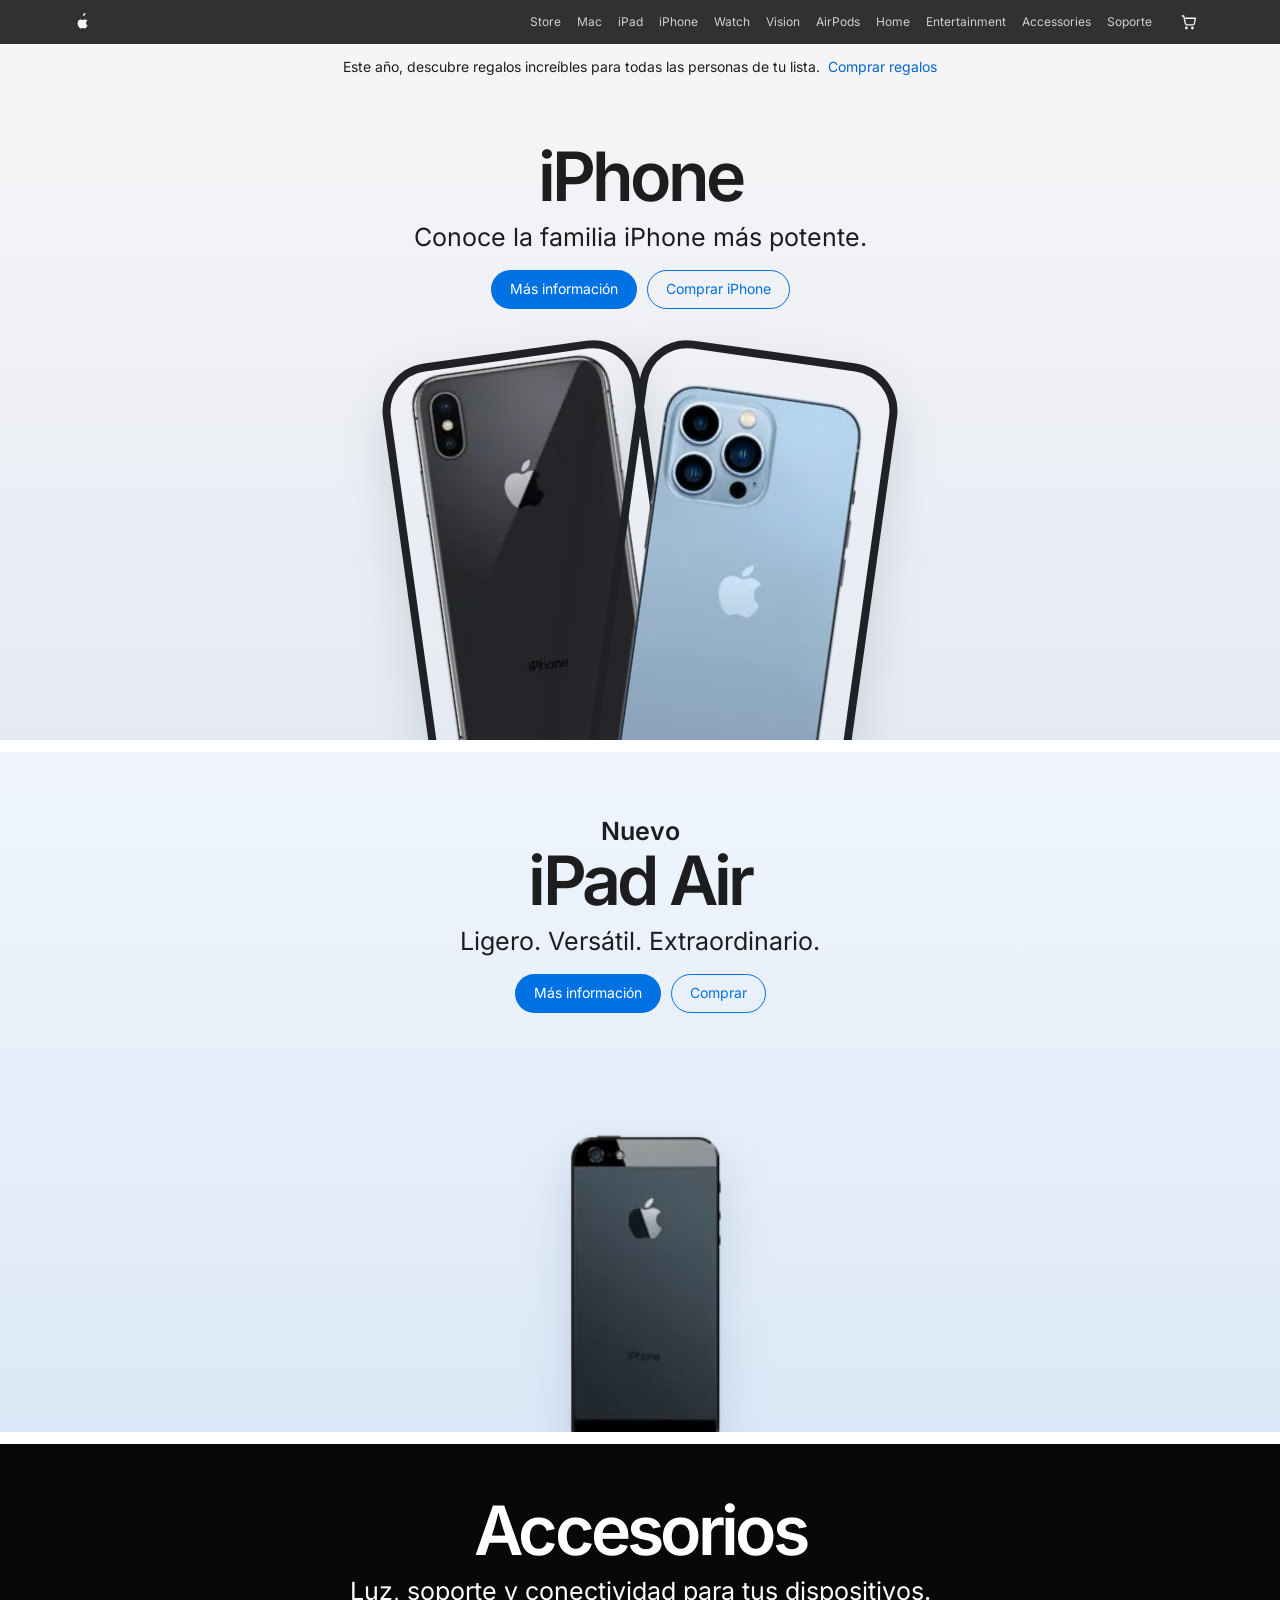
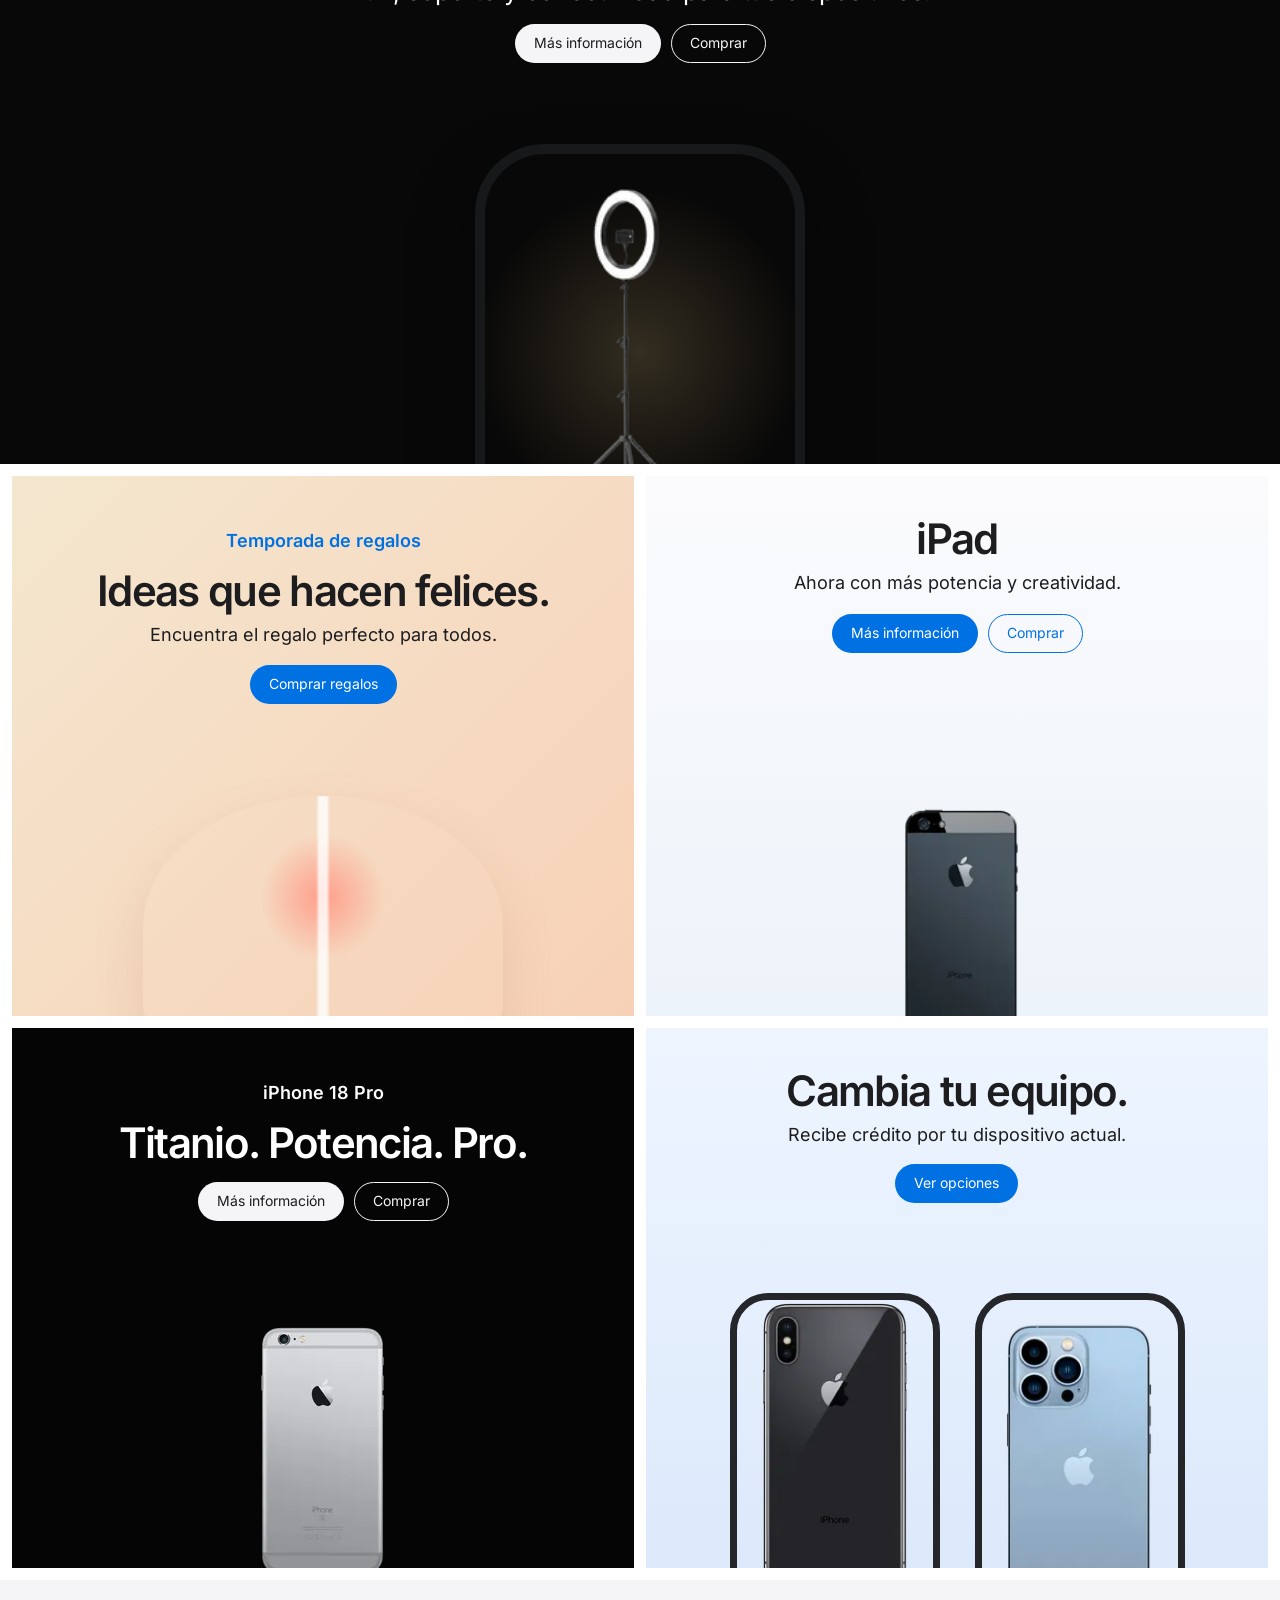
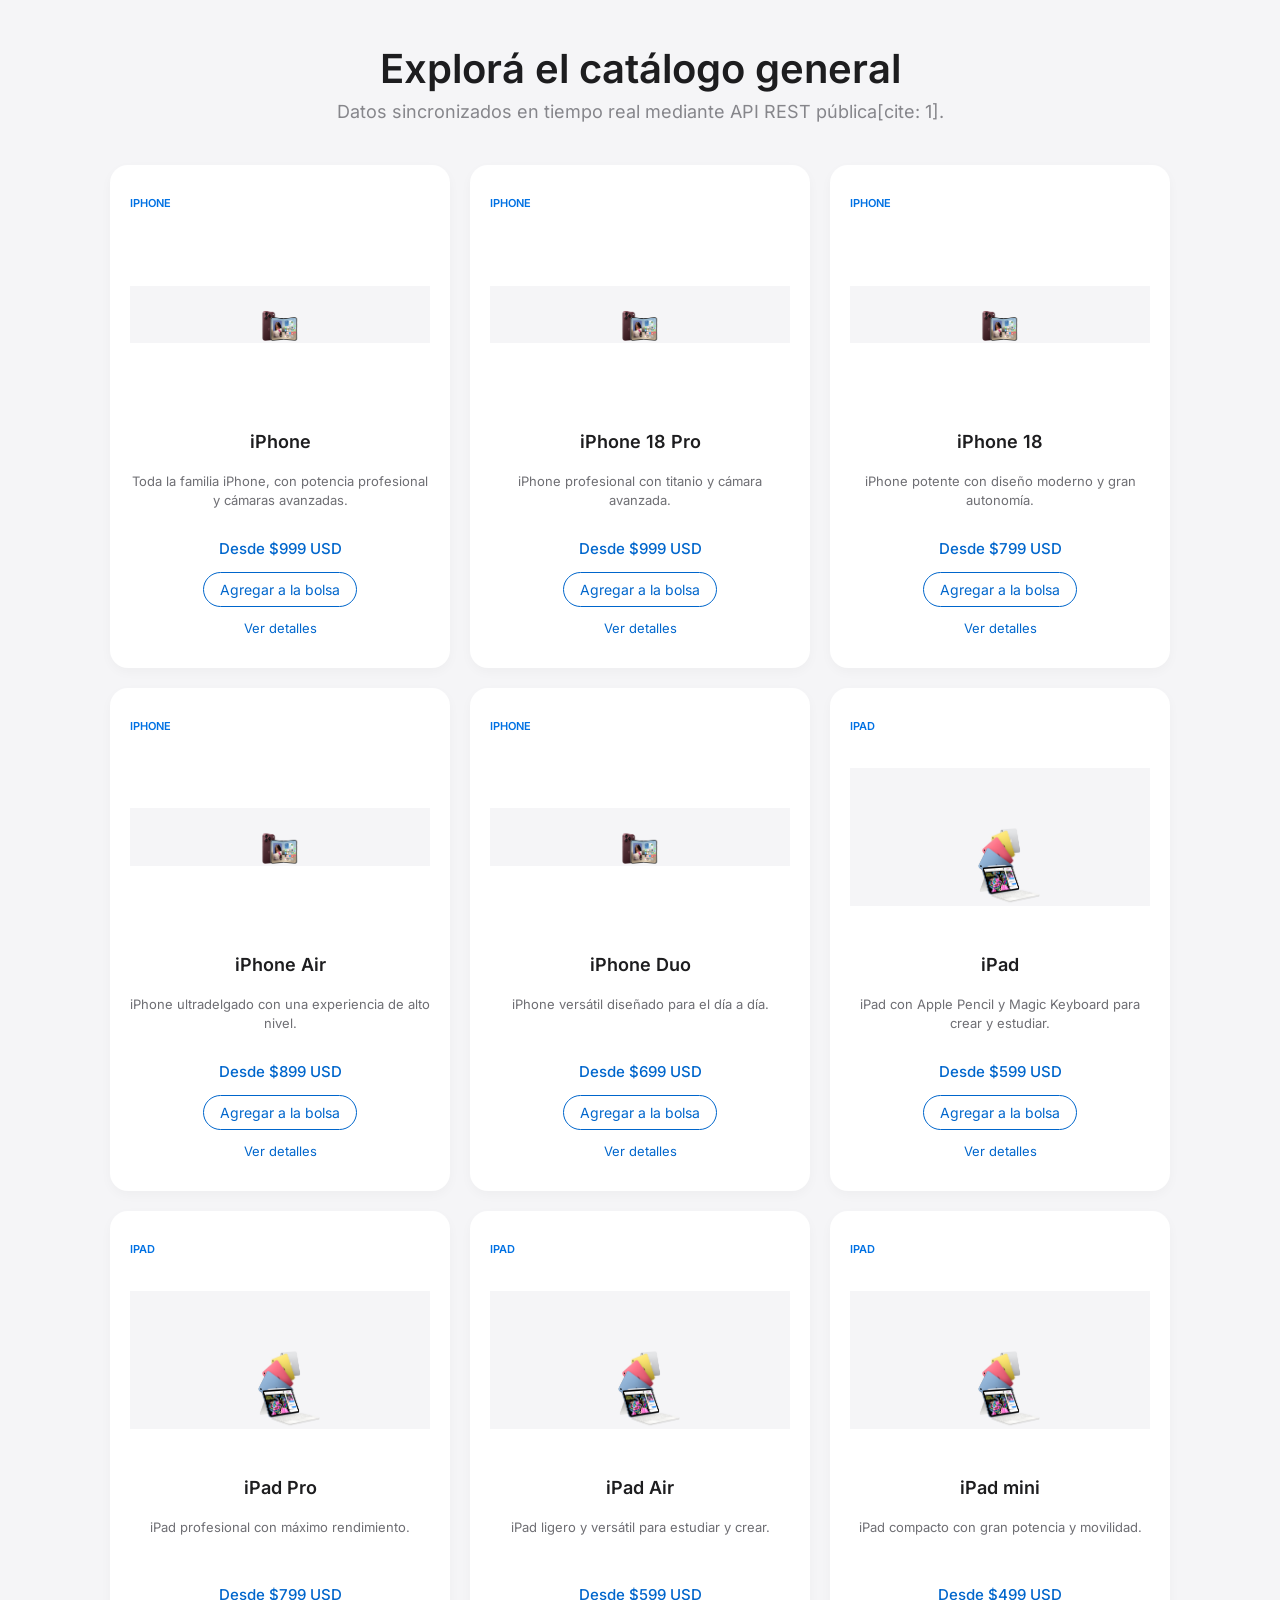
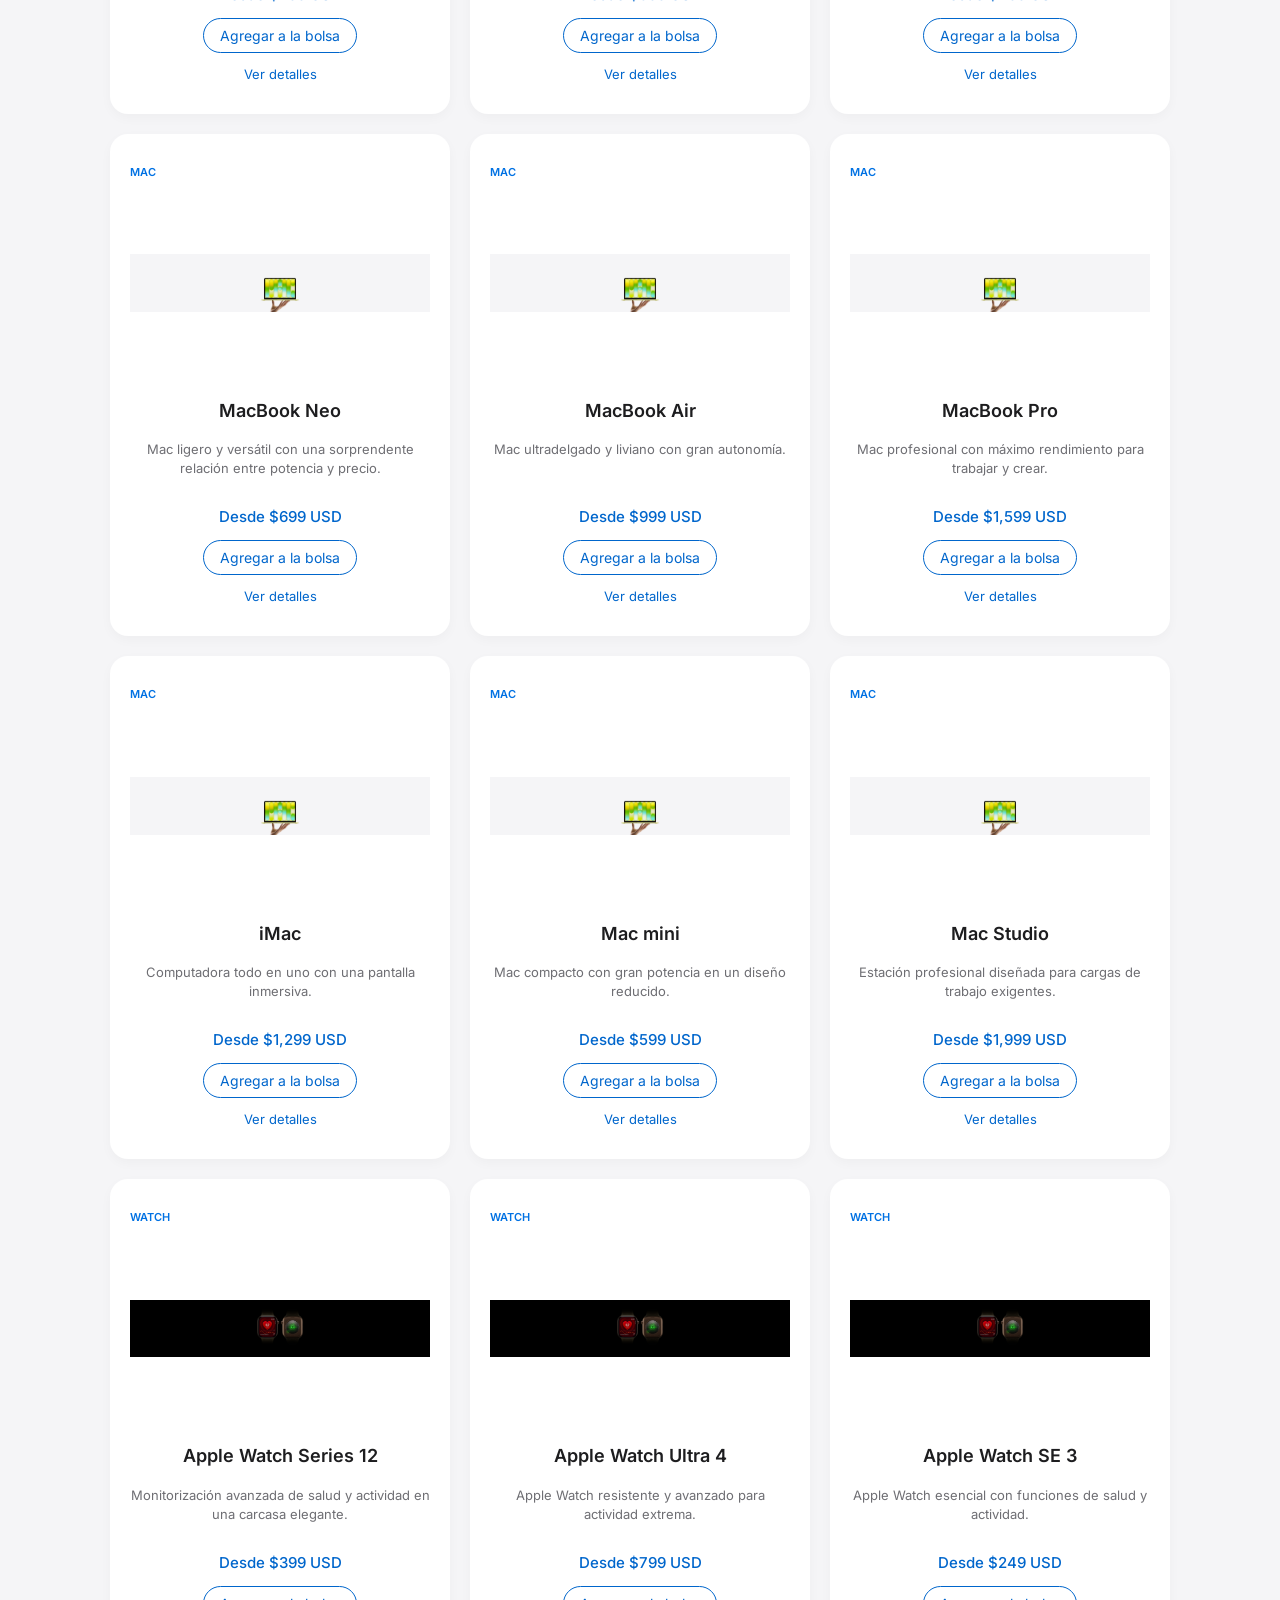
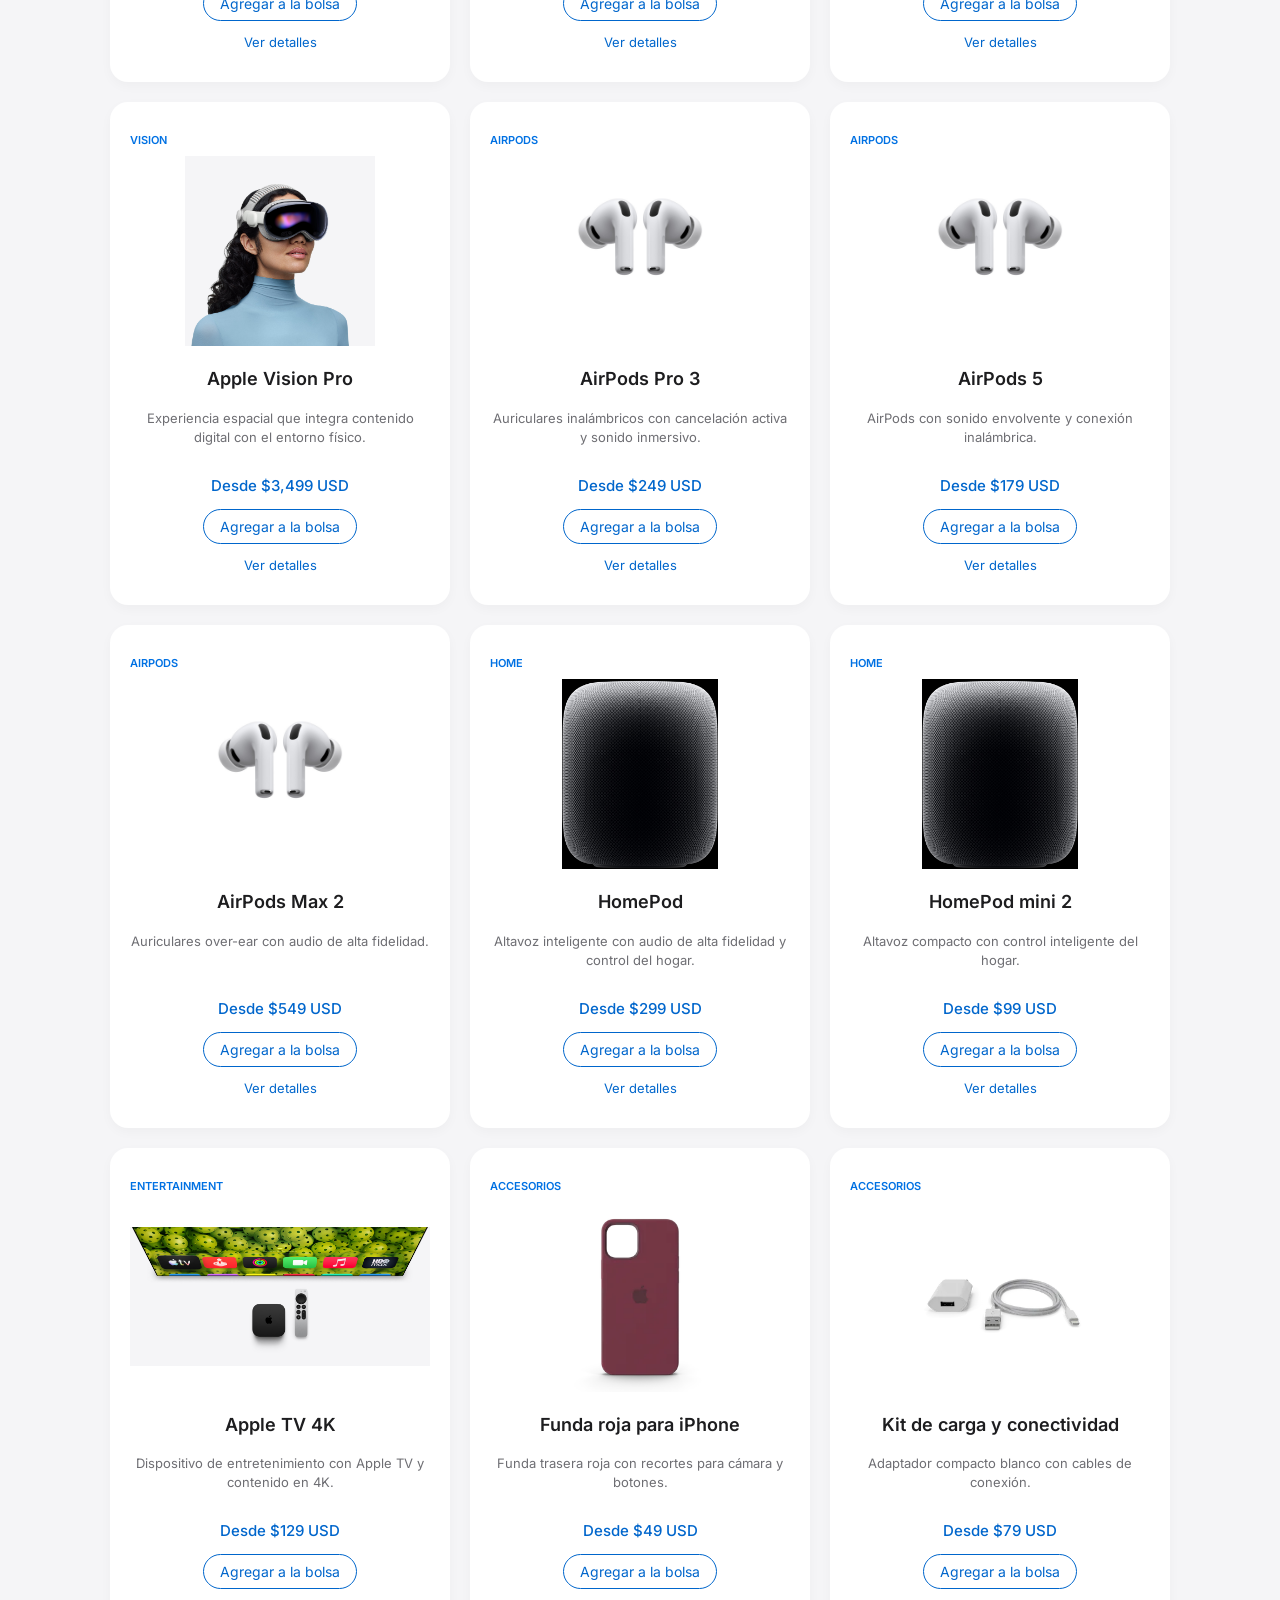
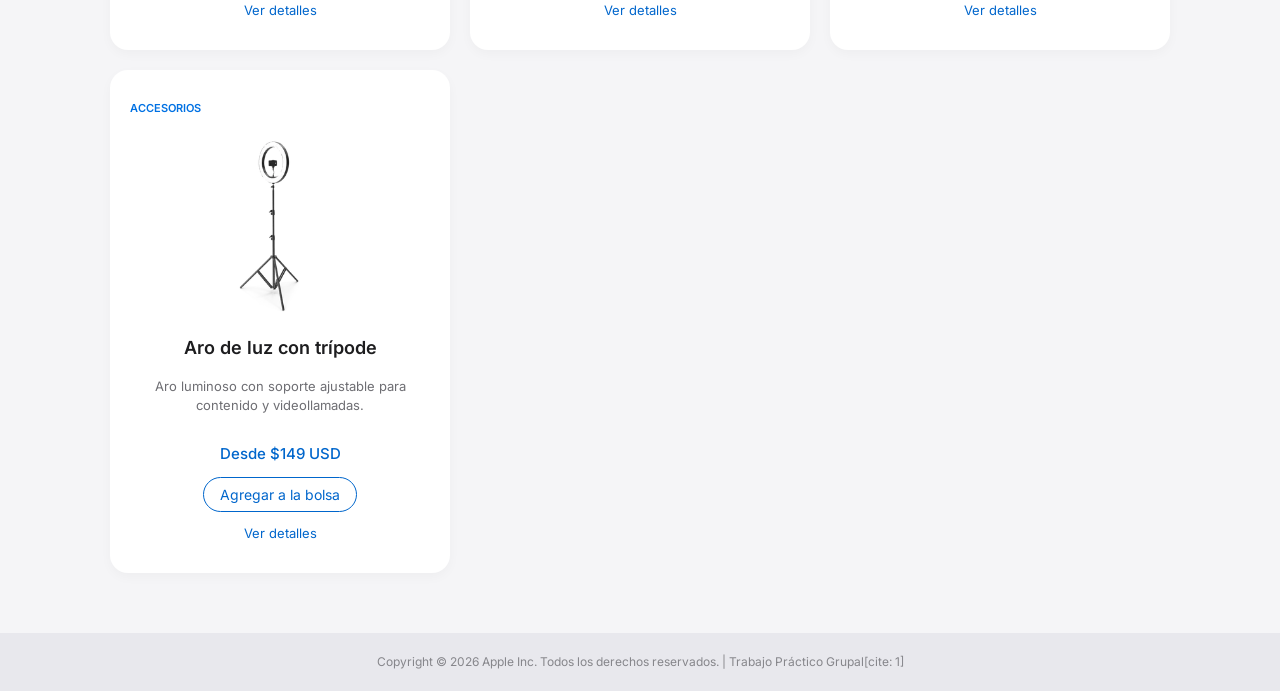
<file: index.html>
<!DOCTYPE html>
<html lang="es">
<head>
    <meta charset="UTF-8">
    <meta name="viewport" content="width=device-width, initial-scale=1.0">
    <title>Apple (América Latina) - Catálogo Dinámico</title>
    <link rel="icon" type="image/svg+xml" href="favicon.svg">
    <link rel="stylesheet" href="css/styles.css">
</head>
<body>

    <!-- Navegación estilo Apple -->
    <header class="navbar">
        <div class="nav-container">
            <a href="#" class="logo">
                <svg height="18" viewBox="0 0 17 18" width="17" xmlns="http://www.w3.org/2000/svg">
                    <path d="m15.575 12.315c-.279.578-.602 1.13-.969 1.654-.51 0.728-1.042 1.455-1.85 1.47-0.808.015-1.068-.48-1.993-.48s-1.215.465-1.993.48c-.808.015-1.37-.713-1.88-1.44-1.042-1.485-1.838-4.2-0.765-6.045.533-.915 1.485-1.485 2.52-1.5 0.825-.015 1.545.555 2.055.555s1.38-.69 2.37-.585c.413.015 1.575.165 2.325 1.245-.06.045-1.38.795-1.365 2.385.015 1.905 1.665 2.535 1.68 2.55-.015.045-.255.885-.84 1.71zm-2.73-10.425c.435-.525.735-1.245.645-1.965-.63.03-1.41.42-1.86.945-.405.465-.765 1.215-.66 1.92.705.06 1.44-.375 1.875-.9Z" fill="currentColor"/>
                </svg>
            </a>
            <button class="nav-toggle" type="button" aria-expanded="false" aria-controls="primary-navigation">
                <span class="nav-toggle-icon" aria-hidden="true"></span>
                <span class="sr-only">Abrir menú</span>
            </button>
            <nav class="nav-menu" id="primary-navigation" aria-label="Navegación principal">
                <div class="nav-item-store">
                    <a class="store-menu-trigger" href="catalogo.html">Store</a>
                    <div class="store-mega-menu" id="store-mega-menu" aria-label="Menú Store">
                        <div class="store-mega-inner">
                            <div class="mega-column mega-shop">
                                <p class="mega-heading">Shop</p>
                                <a href="catalogo.html">Shop Gifts</a>
                                <a href="catalogo.html?category=Mac">Mac</a>
                                <a href="ipad.html">iPad</a>
                                <a href="iphone.html">iPhone</a>
                                <a href="catalogo.html?category=Watch">Apple Watch</a>
                                <a href="catalogo.html?category=Vision">Apple Vision Pro</a>
                                <a href="catalogo.html?category=AirPods">AirPods</a>
                                <a href="catalogo.html?category=Home">Home</a>
                                <a href="catalogo.html?category=Accesorios">Accessories</a>
                            </div>
                            <div class="mega-column">
                                <p class="mega-heading">Quick Links</p>
                                <a href="catalogo.html">Apple Store Black Friday Event</a>
                                <a href="catalogo.html">Find a Store</a>
                                <a href="catalogo.html">Order Status</a>
                                <a href="catalogo.html">Apple Upgrade</a>
                                <a href="catalogo.html">Apple Trade In</a>
                                <a href="catalogo.html">Financing</a>
                                <a href="soporte.html">Personal Setup</a>
                            </div>
                            <div class="mega-column">
                                <p class="mega-heading">Shop Special Stores</p>
                                <a href="catalogo.html">Certified Refurbished</a>
                                <a href="catalogo.html">Education</a>
                                <a href="catalogo.html">Business</a>
                                <a href="catalogo.html">Veterans and Military</a>
                                <a href="catalogo.html">Government</a>
                            </div>
                        </div>
                    </div>
                </div>
                <a href="catalogo.html?category=Mac">Mac</a>
                <a href="ipad.html">iPad</a>
                <a href="iphone.html">iPhone</a>
                <a href="catalogo.html?category=Watch">Watch</a>
                <a href="catalogo.html?category=Vision">Vision</a>
                <a href="catalogo.html?category=AirPods">AirPods</a>
                <a href="catalogo.html?category=Home">Home</a>
                <a href="catalogo.html?category=Entertainment">Entertainment</a>
                <a href="catalogo.html?category=Accesorios">Accessories</a>
                <a href="soporte.html">Soporte</a>
            </nav>
            <button class="cart-button" type="button" aria-label="Abrir carrito">
                <svg viewBox="0 0 24 24" width="18" height="18" aria-hidden="true">
                    <path d="M3 4h2l2.2 10.2a2 2 0 0 0 2 1.6h7.9a2 2 0 0 0 2-1.6L20.5 7H6.1M9.5 20a1 1 0 1 1-2 0 1 1 0 0 1 2 0Zm8 0a1 1 0 1 1-2 0 1 1 0 0 1 2 0Z" fill="none" stroke="currentColor" stroke-width="1.7" stroke-linecap="round" stroke-linejoin="round"/>
                </svg>
                <span id="cart-count" class="cart-count">0</span>
            </button>
        </div>
    </header>

    <div class="home-ribbon">
        <span>Este año, descubre regalos increíbles para todas las personas de tu lista.</span>
        <a href="catalogo.html">Comprar regalos</a>
    </div>

    <main class="apple-home">
        <section id="hero" class="homepage-hero iphone-hero">
            <div class="homepage-copy">
                <h1>iPhone</h1>
                <p>Conoce la familia iPhone más potente.</p>
                <div class="homepage-actions">
                    <a href="iphone.html" class="apple-button apple-button-blue">Más información</a>
                    <a href="catalogo.html" class="apple-button apple-button-outline">Comprar iPhone</a>
                </div>
            </div>
            <div class="iphone-family" aria-label="Familia iPhone">
                <img class="iphone-family-back" src="img/products/124.webp" alt="iPhone azul">
                <img class="iphone-family-front" src="img/products/123.webp" alt="iPhone 18 Pro">
            </div>
        </section>

        <section class="homepage-hero ipad-family-hero">
            <div class="homepage-copy">
                <p class="hero-kicker">Nuevo</p>
                <h2>iPad Air</h2>
                <p>Ligero. Versátil. Extraordinario.</p>
                <div class="homepage-actions">
                    <a href="ipad.html" class="apple-button apple-button-blue">Más información</a>
                    <a href="detalle.html?id=121&title=iPad%20Air&price=599&image=img/products/121.webp" class="apple-button apple-button-outline">Comprar</a>
                </div>
            </div>
            <img class="wide-ipad-image" src="img/products/121.webp" alt="iPad Air">
        </section>

        <section class="homepage-hero watch-hero">
            <div class="homepage-copy">
                <h2>Accesorios</h2>
                <p>Luz, soporte y conectividad para tus dispositivos.</p>
                <div class="homepage-actions">
                    <a href="#api-section" class="apple-button apple-button-light">Más información</a>
                    <a href="catalogo.html" class="apple-button apple-button-dark-outline">Comprar</a>
                </div>
            </div>
            <img class="watch-image" src="img/products/110.webp" alt="Aro de luz con trípode">
        </section>

        <section class="homepage-promo-grid" aria-label="Promociones">
            <article class="promo-card promo-gifts">
                <div class="promo-copy">
                    <p class="promo-kicker">Temporada de regalos</p>
                    <h2>Ideas que hacen felices.</h2>
                    <p>Encuentra el regalo perfecto para todos.</p>
                    <a href="catalogo.html" class="apple-button apple-button-blue">Comprar regalos</a>
                </div>
            </article>

            <article class="promo-card promo-ipad">
                <div class="promo-copy">
                    <h2>iPad</h2>
                    <p>Ahora con más potencia y creatividad.</p>
                    <div class="homepage-actions">
                        <a href="ipad.html" class="apple-button apple-button-blue">Más información</a>
                        <a href="detalle.html?id=121&title=iPad&price=349&image=img/products/121.webp" class="apple-button apple-button-outline">Comprar</a>
                    </div>
                </div>
                <img src="img/products/121.webp" alt="iPad">
            </article>

            <article class="promo-card promo-iphone promo-dark">
                <div class="promo-copy">
                    <p class="promo-kicker">iPhone 18 Pro</p>
                    <h2>Titanio. Potencia. Pro.</h2>
                    <div class="homepage-actions">
                        <a href="iphone.html" class="apple-button apple-button-light">Más información</a>
                        <a href="detalle.html?id=122&title=iPhone%2018%20Pro&price=999&image=img/products/122.webp" class="apple-button apple-button-dark-outline">Comprar</a>
                    </div>
                </div>
                <img src="img/products/122.webp" alt="iPhone 18 Pro">
            </article>

            <article class="promo-card promo-trade">
                <div class="promo-copy">
                    <h2>Cambia tu equipo.</h2>
                    <p>Recibe crédito por tu dispositivo actual.</p>
                    <a href="catalogo.html" class="apple-button apple-button-blue">Ver opciones</a>
                </div>
                <div class="trade-products">
                    <img src="img/products/124.webp" alt="iPhone negro">
                    <img src="img/products/123.webp" alt="iPhone azul">
                </div>
            </article>
        </section>
    </main>

    <!-- Sección de Productos Consumidos desde la API REST -->
    <section id="api-section" class="products-container">
        <div class="section-header">
            <h2>Explorá el catálogo general</h2>
            <p>Datos sincronizados en tiempo real mediante API REST pública[cite: 1].</p>
        </div>

        <div id="product-grid" class="product-grid">
            <!-- Las tarjetas se cargarán dinámicamente desde js/scripts.js -->
            <p class="loading-text">Cargando catálogo...</p>
        </div>
    </section>

    <!-- Footer -->
    <footer id="soporte">
        <div class="footer-content">
            <p>Copyright © 2026 Apple Inc. Todos los derechos reservados. | Trabajo Práctico Grupal[cite: 1]</p>
        </div>
    </footer>

    <div id="cart-overlay" class="cart-overlay" aria-hidden="true">
        <aside class="cart-panel" role="dialog" aria-modal="true" aria-labelledby="cart-title">
            <div class="cart-header">
                <h2 id="cart-title">Tu bolsa</h2>
                <button id="cart-close" class="cart-close" type="button" aria-label="Cerrar carrito">&times;</button>
            </div>
            <div id="cart-items" class="cart-items"></div>
            <div class="cart-footer">
                <div class="cart-total">
                    <span>Total</span>
                    <strong id="cart-total">$0 USD</strong>
                </div>
                <button id="checkout-button" class="checkout-button" type="button">Finalizar compra</button>
                <p class="cart-disclaimer">Compra de demostración. No se realizará ningún cobro.</p>
            </div>
        </aside>
    </div>

    <script src="js/scripts.js"></script>
</body>
</html>
</file>
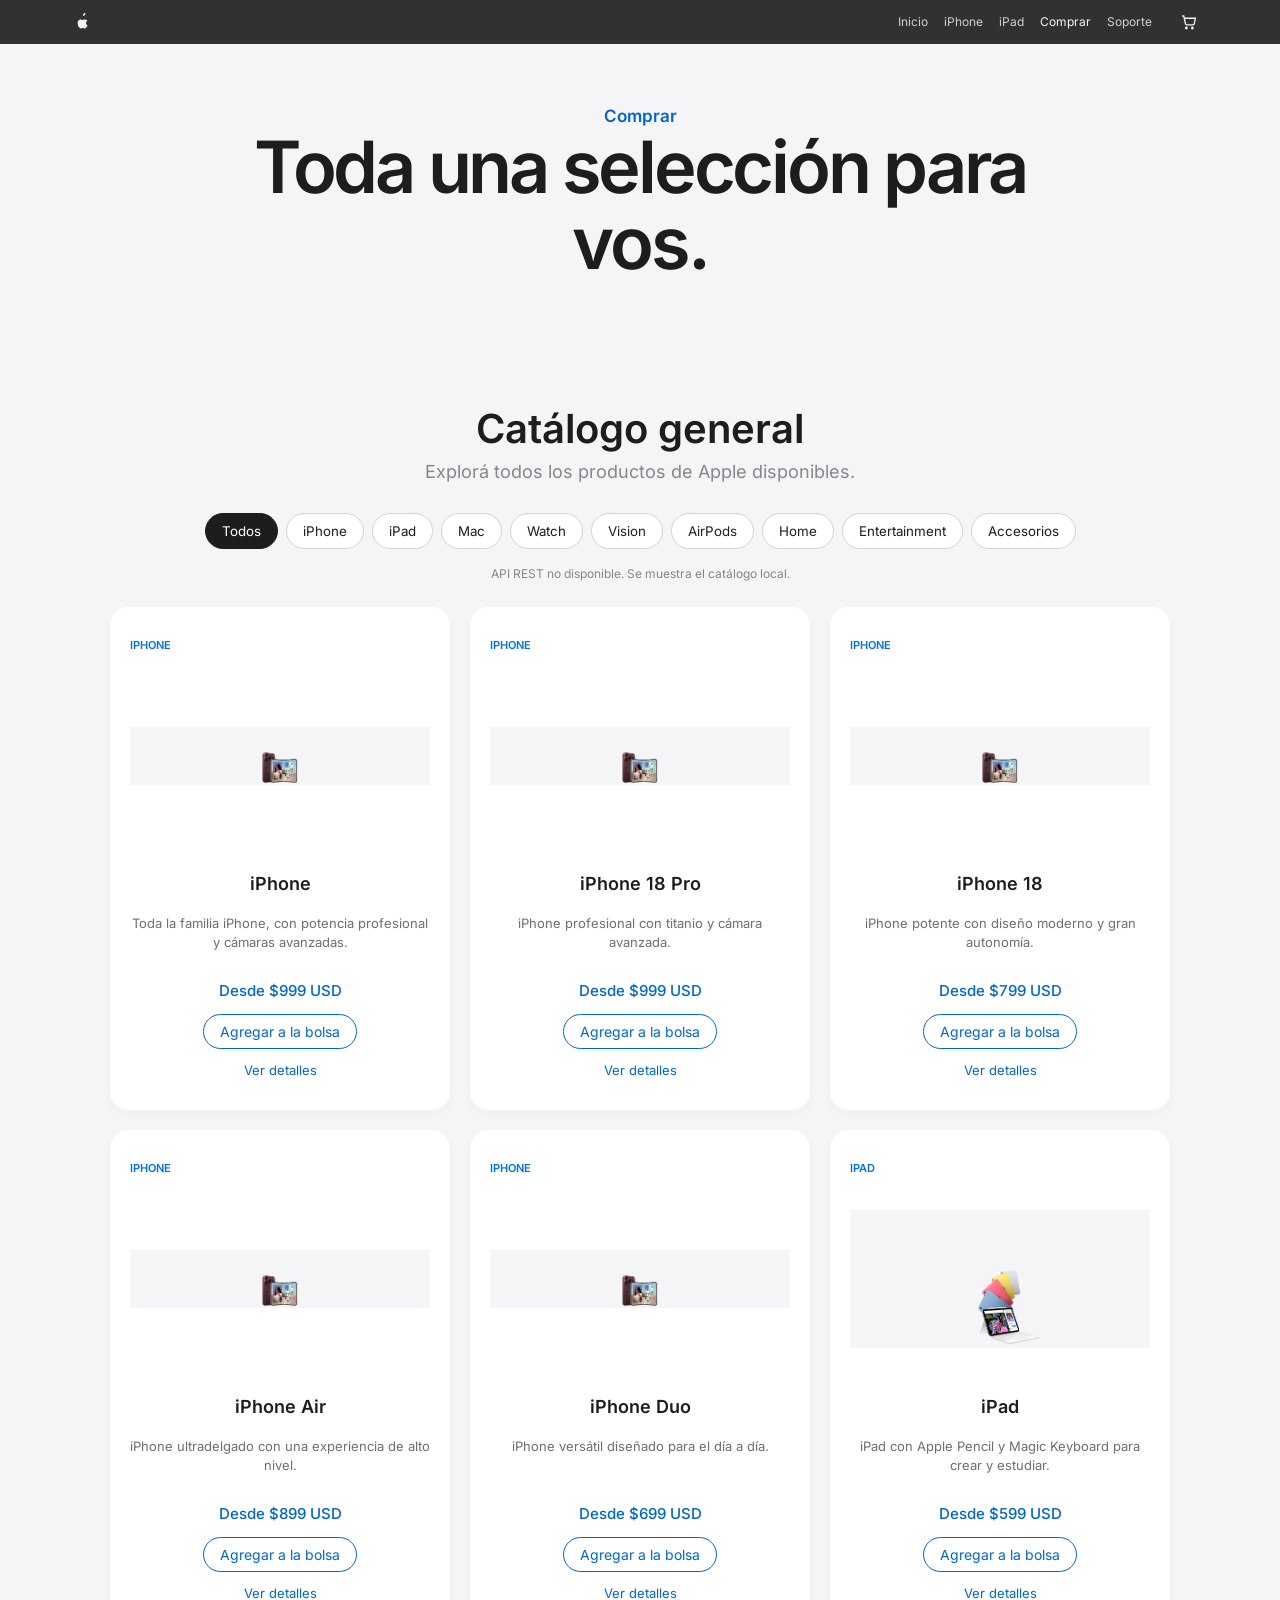
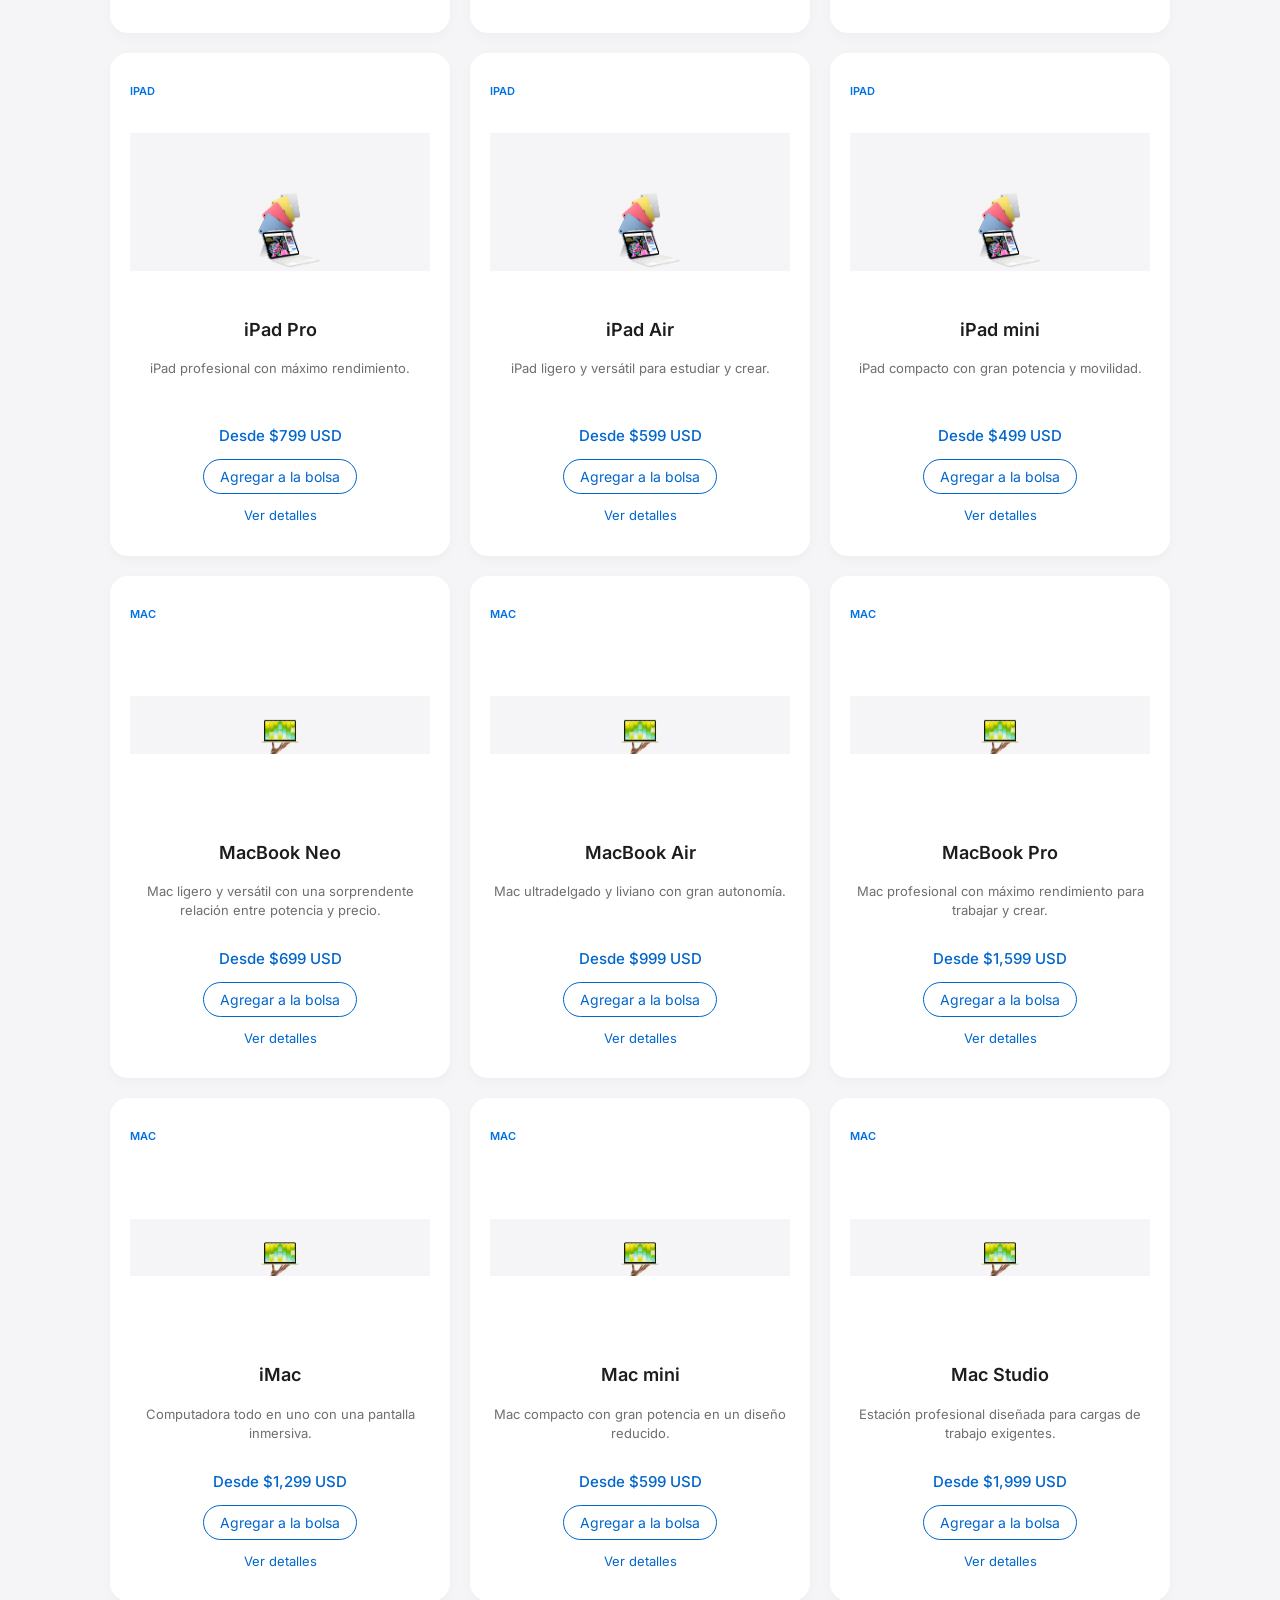
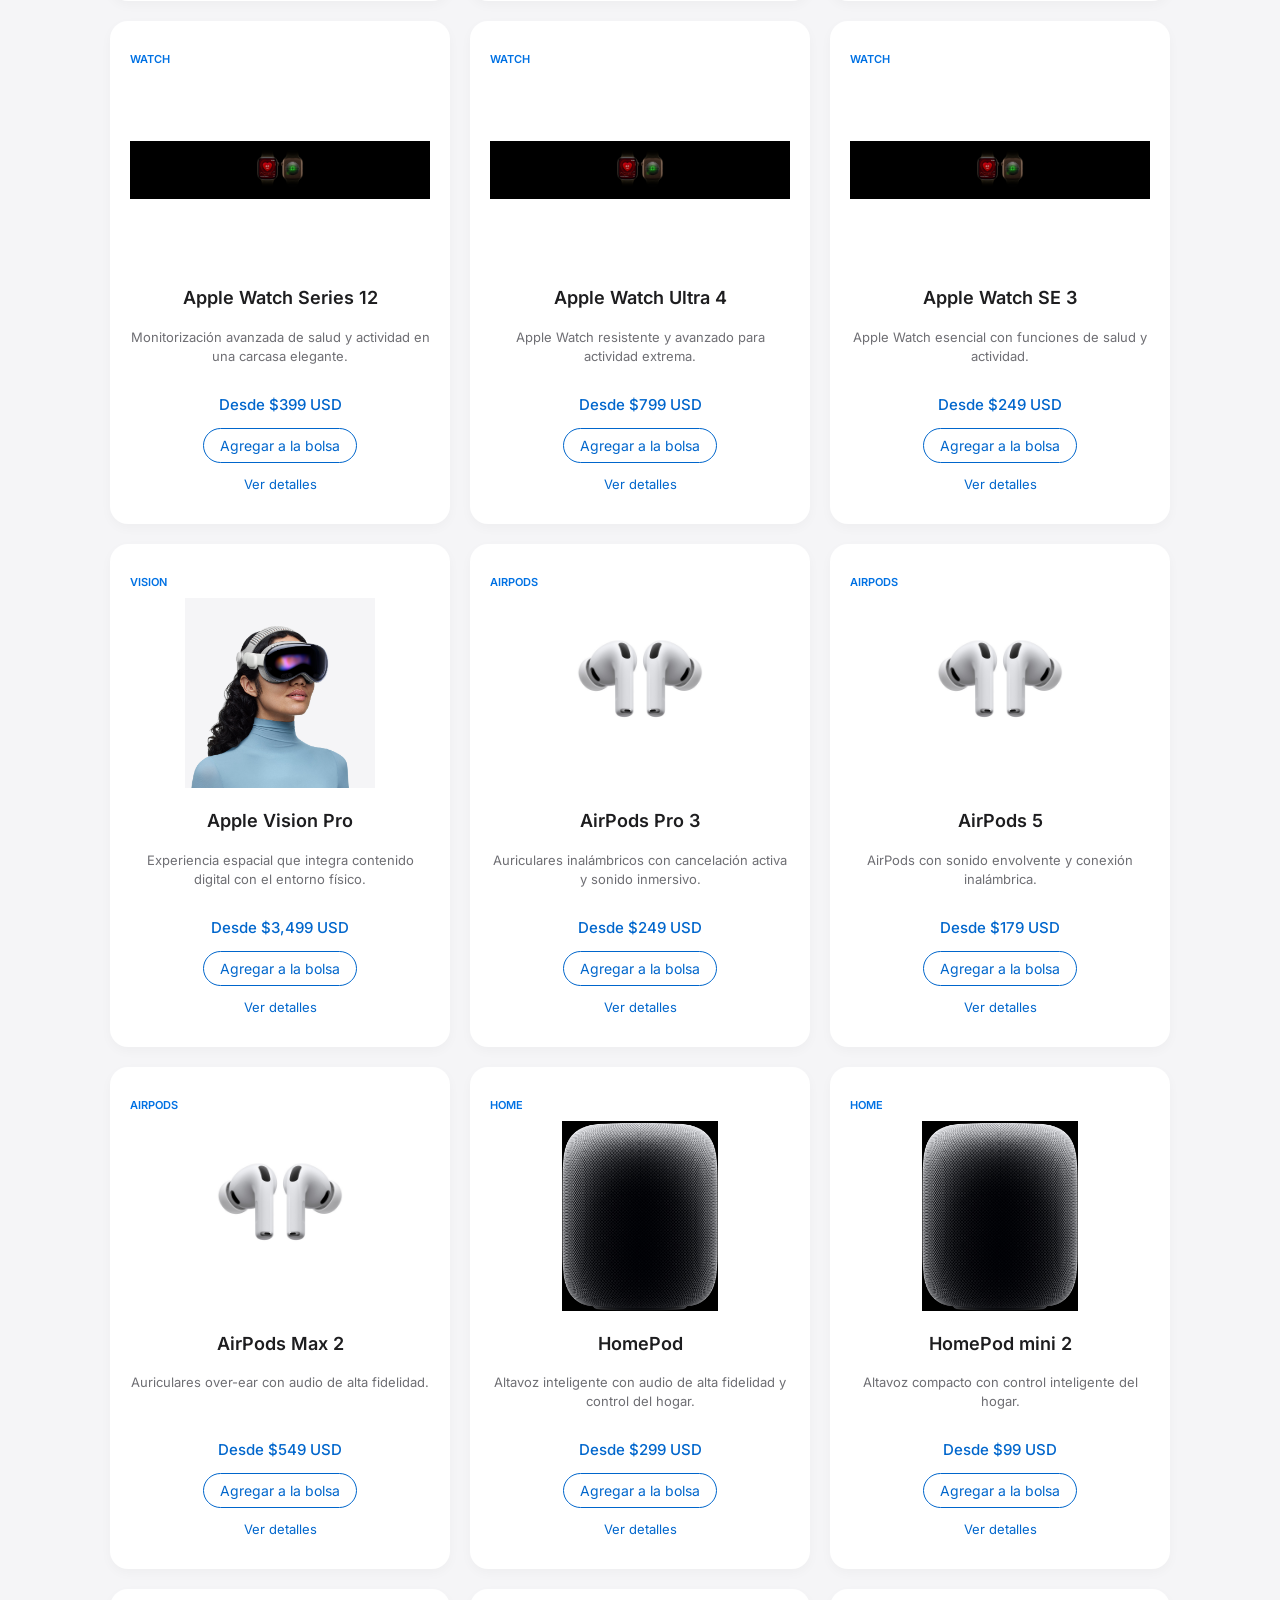
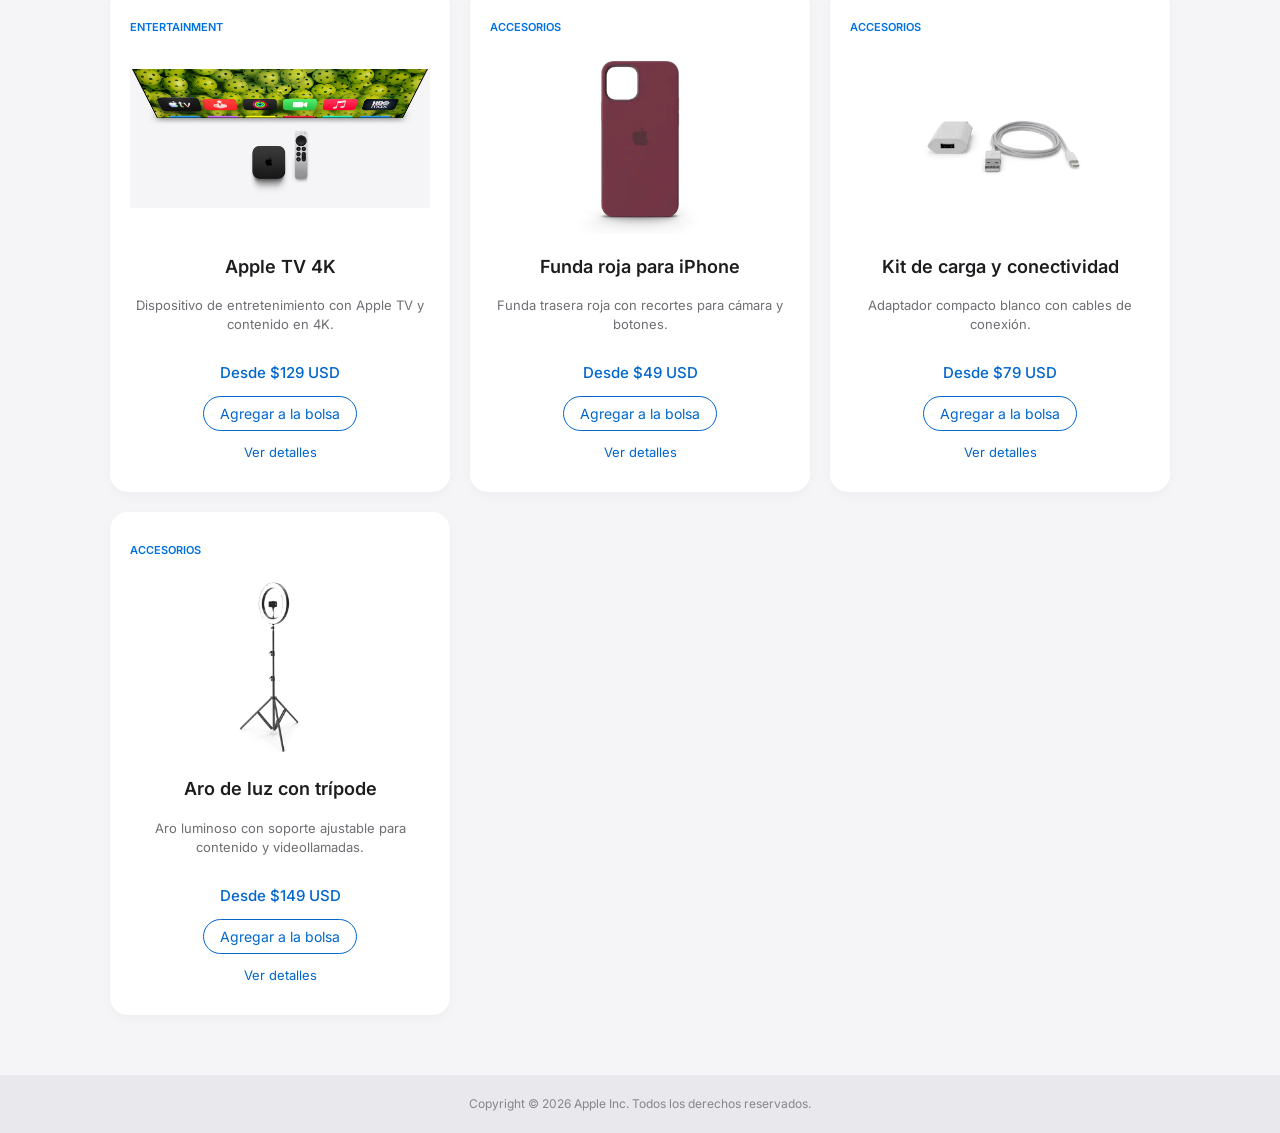
<file: catalogo.html>
<!DOCTYPE html>
<html lang="es">
<head>
    <meta charset="UTF-8">
    <meta name="viewport" content="width=device-width, initial-scale=1.0">
    <title>Comprar - Apple</title>
    <link rel="icon" type="image/svg+xml" href="favicon.svg">
    <link rel="stylesheet" href="css/styles.css">
</head>
<body>
    <header class="navbar">
        <div class="nav-container">
            <a href="index.html" class="logo" aria-label="Inicio">
                <svg height="18" viewBox="0 0 17 18" width="17" xmlns="http://www.w3.org/2000/svg"><path d="m15.575 12.315c-.279.578-.602 1.13-.969 1.654-.51.728-1.042 1.455-1.85 1.47-.808.015-1.068-.48-1.993-.48s-1.215.465-1.993.48c-.808.015-1.37-.713-1.88-1.44-1.042-1.485-1.838-4.2-.765-6.045.533-.915 1.485-1.485 2.52-1.5.825-.015 1.545.555 2.055.555s1.38-.69 2.37-.585c.413.015 1.575.165 2.325 1.245-.06.045-1.38.795-1.365 2.385.015 1.905 1.665 2.535 1.68 2.55-.015.045-.255.885-.84 1.71zm-2.73-10.425c.435-.525.735-1.245.645-1.965-.63.03-1.41.42-1.86.945-.405.465-.765 1.215-.66 1.92.705.06 1.44-.375 1.875-.9Z" fill="currentColor"/></svg>
            </a>
            <button class="nav-toggle" type="button" aria-expanded="false" aria-controls="primary-navigation"><span class="nav-toggle-icon"></span><span class="sr-only">Abrir menú</span></button>
            <nav class="nav-menu" id="primary-navigation" aria-label="Navegación principal">
                <a href="index.html">Inicio</a><a href="iphone.html">iPhone</a><a href="ipad.html">iPad</a><a href="catalogo.html" aria-current="page">Comprar</a><a href="soporte.html">Soporte</a>
            </nav>
            <button class="cart-button" type="button" aria-label="Abrir carrito"><svg viewBox="0 0 24 24" width="18" height="18"><path d="M3 4h2l2.2 10.2a2 2 0 0 0 2 1.6h7.9a2 2 0 0 0 2-1.6L20.5 7H6.1M9.5 20a1 1 0 1 1-2 0 1 1 0 0 1 2 0Zm8 0a1 1 0 1 1-2 0 1 1 0 0 1 2 0Z" fill="none" stroke="currentColor" stroke-width="1.7"/></svg><span id="cart-count" class="cart-count">0</span></button>
        </div>
    </header>

    <main class="shop-page">
        <header class="shop-hero">
            <p>Comprar</p>
            <h1>Toda una selección para vos.</h1>
        </header>
        <section id="api-section" class="products-container">
            <div class="section-header">
                <h2>Catálogo general</h2>
                <p>Explorá todos los productos de Apple disponibles.</p>
            </div>
            <div class="catalog-filters" role="group" aria-label="Filtrar catálogo">
                <button type="button" class="catalog-filter is-active" data-category="Todos">Todos</button>
                <button type="button" class="catalog-filter" data-category="iPhone">iPhone</button>
                <button type="button" class="catalog-filter" data-category="iPad">iPad</button>
                <button type="button" class="catalog-filter" data-category="Mac">Mac</button>
                <button type="button" class="catalog-filter" data-category="Watch">Watch</button>
                <button type="button" class="catalog-filter" data-category="Vision">Vision</button>
                <button type="button" class="catalog-filter" data-category="AirPods">AirPods</button>
                <button type="button" class="catalog-filter" data-category="Home">Home</button>
                <button type="button" class="catalog-filter" data-category="Entertainment">Entertainment</button>
                <button type="button" class="catalog-filter" data-category="Accesorios">Accesorios</button>
            </div>
            <p id="api-status" class="api-status">Conectando con API REST...</p>
            <div id="product-grid" class="product-grid"><p class="loading-text">Cargando catálogo...</p></div>
        </section>
    </main>
    <footer id="soporte"><div class="footer-content"><p>Copyright © 2026 Apple Inc. Todos los derechos reservados.</p></div></footer>
    <script src="js/scripts.js"></script>
</body>
</html>
</file>
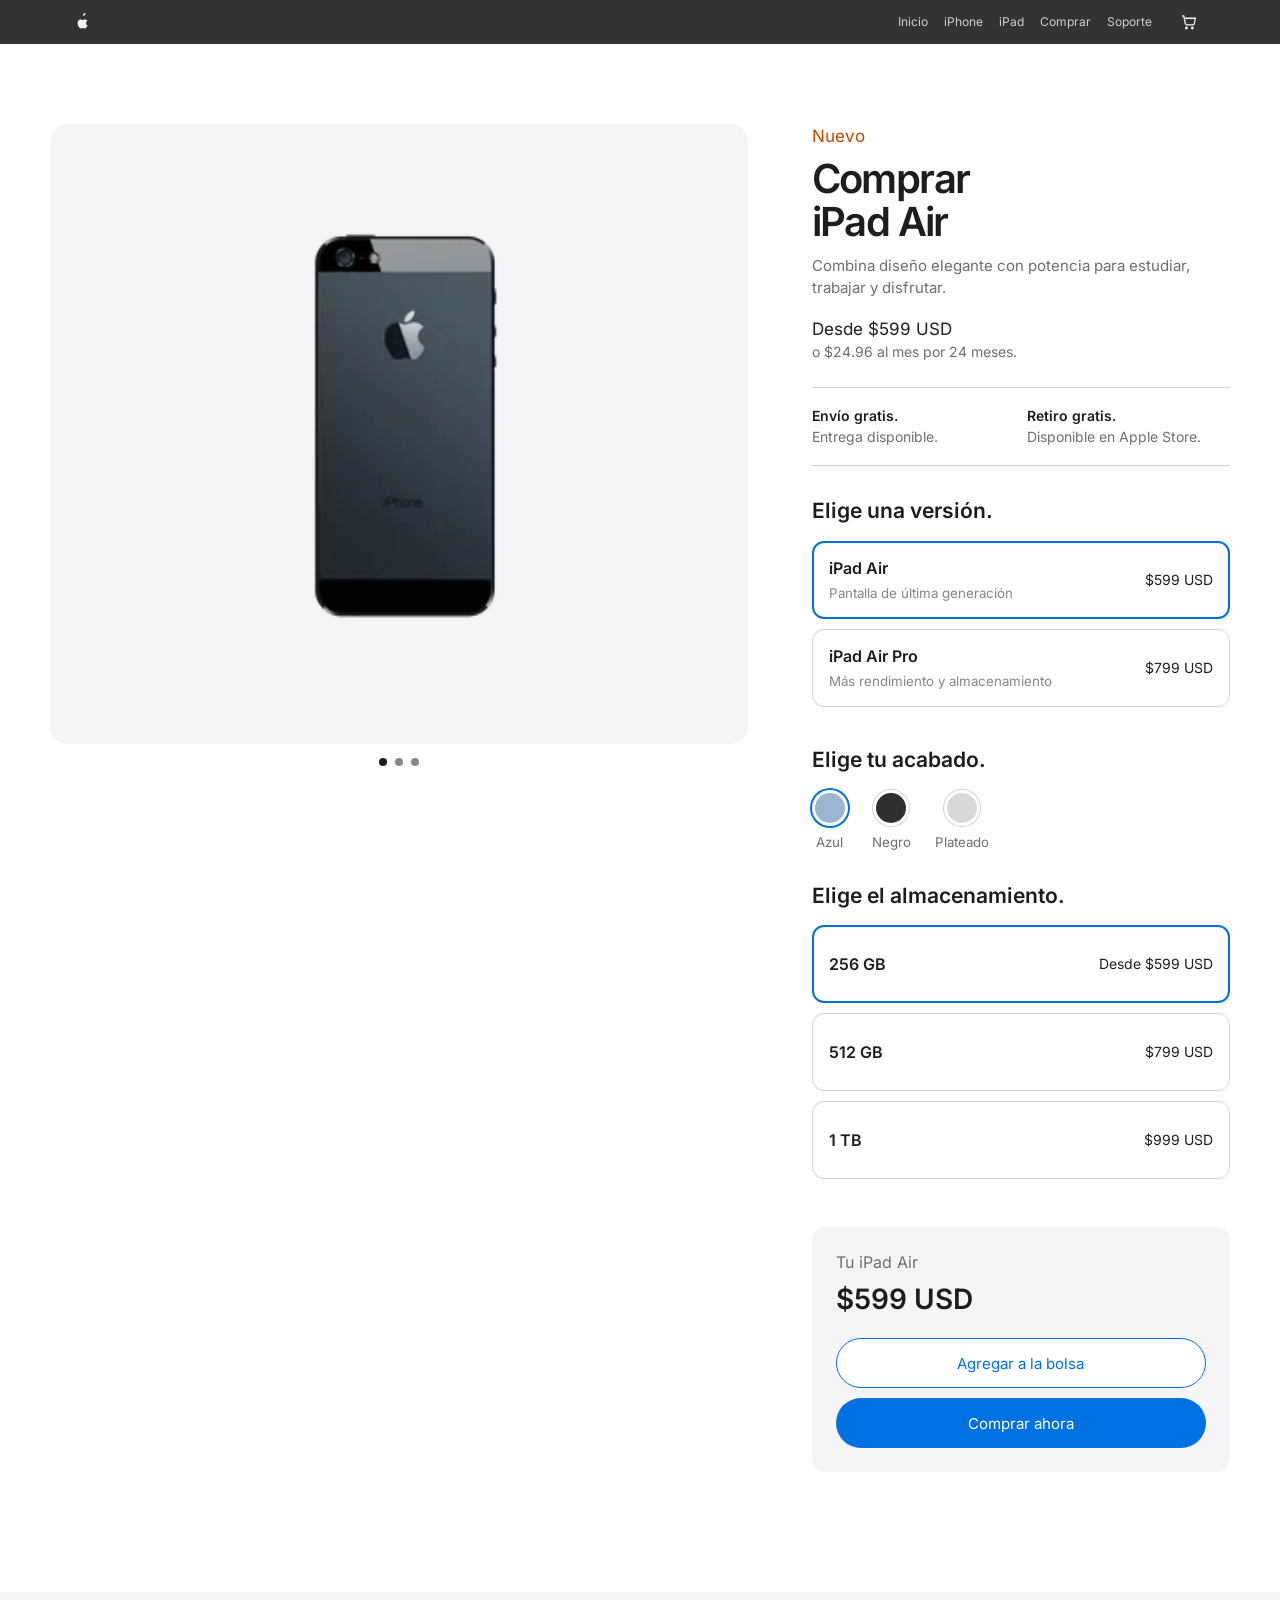
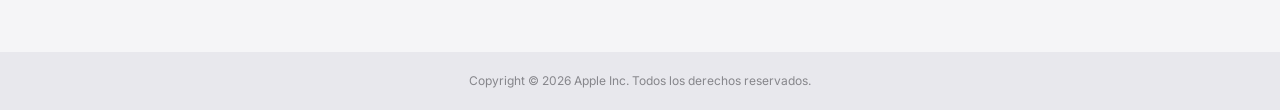
<file: detalle.html>
<!DOCTYPE html>
<html lang="es">
<head>
    <meta charset="UTF-8">
    <meta name="viewport" content="width=device-width, initial-scale=1.0">
    <title>Detalle del producto - Apple</title>
    <link rel="icon" type="image/svg+xml" href="favicon.svg">
    <link rel="stylesheet" href="css/styles.css">
</head>
<body>
    <header class="navbar">
        <div class="nav-container">
            <a href="index.html" class="logo" aria-label="Inicio"><svg height="18" viewBox="0 0 17 18" width="17"><path d="m15.575 12.315c-.279.578-.602 1.13-.969 1.654-.51.728-1.042 1.455-1.85 1.47-.808.015-1.068-.48-1.993-.48s-1.215.465-1.993.48c-.808.015-1.37-.713-1.88-1.44-1.042-1.485-1.838-4.2-.765-6.045.533-.915 1.485-1.485 2.52-1.5.825-.015 1.545.555 2.055.555s1.38-.69 2.37-.585c.413.015 1.575.165 2.325 1.245-.06.045-1.38.795-1.365 2.385.015 1.905 1.665 2.535 1.68 2.55-.015.045-.255.885-.84 1.71zm-2.73-10.425c.435-.525.735-1.245.645-1.965-.63.03-1.41.42-1.86.945-.405.465-.765 1.215-.66 1.92.705.06 1.44-.375 1.875-.9Z" fill="currentColor"/></svg></a>
            <button class="nav-toggle" type="button" aria-expanded="false" aria-controls="primary-navigation"><span class="nav-toggle-icon"></span><span class="sr-only">Abrir menú</span></button>
            <nav class="nav-menu" id="primary-navigation" aria-label="Navegación principal"><a href="index.html">Inicio</a><a href="iphone.html">iPhone</a><a href="ipad.html">iPad</a><a href="catalogo.html">Comprar</a><a href="soporte.html">Soporte</a></nav>
            <button class="cart-button" type="button" aria-label="Abrir carrito"><svg viewBox="0 0 24 24" width="18" height="18"><path d="M3 4h2l2.2 10.2a2 2 0 0 0 2 1.6h7.9a2 2 0 0 0 2-1.6L20.5 7H6.1M9.5 20a1 1 0 1 1-2 0 1 1 0 0 1 2 0Zm8 0a1 1 0 1 1-2 0 1 1 0 0 1 2 0Z" fill="none" stroke="currentColor" stroke-width="1.7"/></svg><span id="cart-count" class="cart-count">0</span></button>
        </div>
    </header>
    <main class="detail-page">
        <div id="product-detail"></div>
    </main>
    <footer><div class="footer-content"><p>Copyright © 2026 Apple Inc. Todos los derechos reservados.</p></div></footer>
    <script src="js/scripts.js"></script>
</body>
</html>
</file>
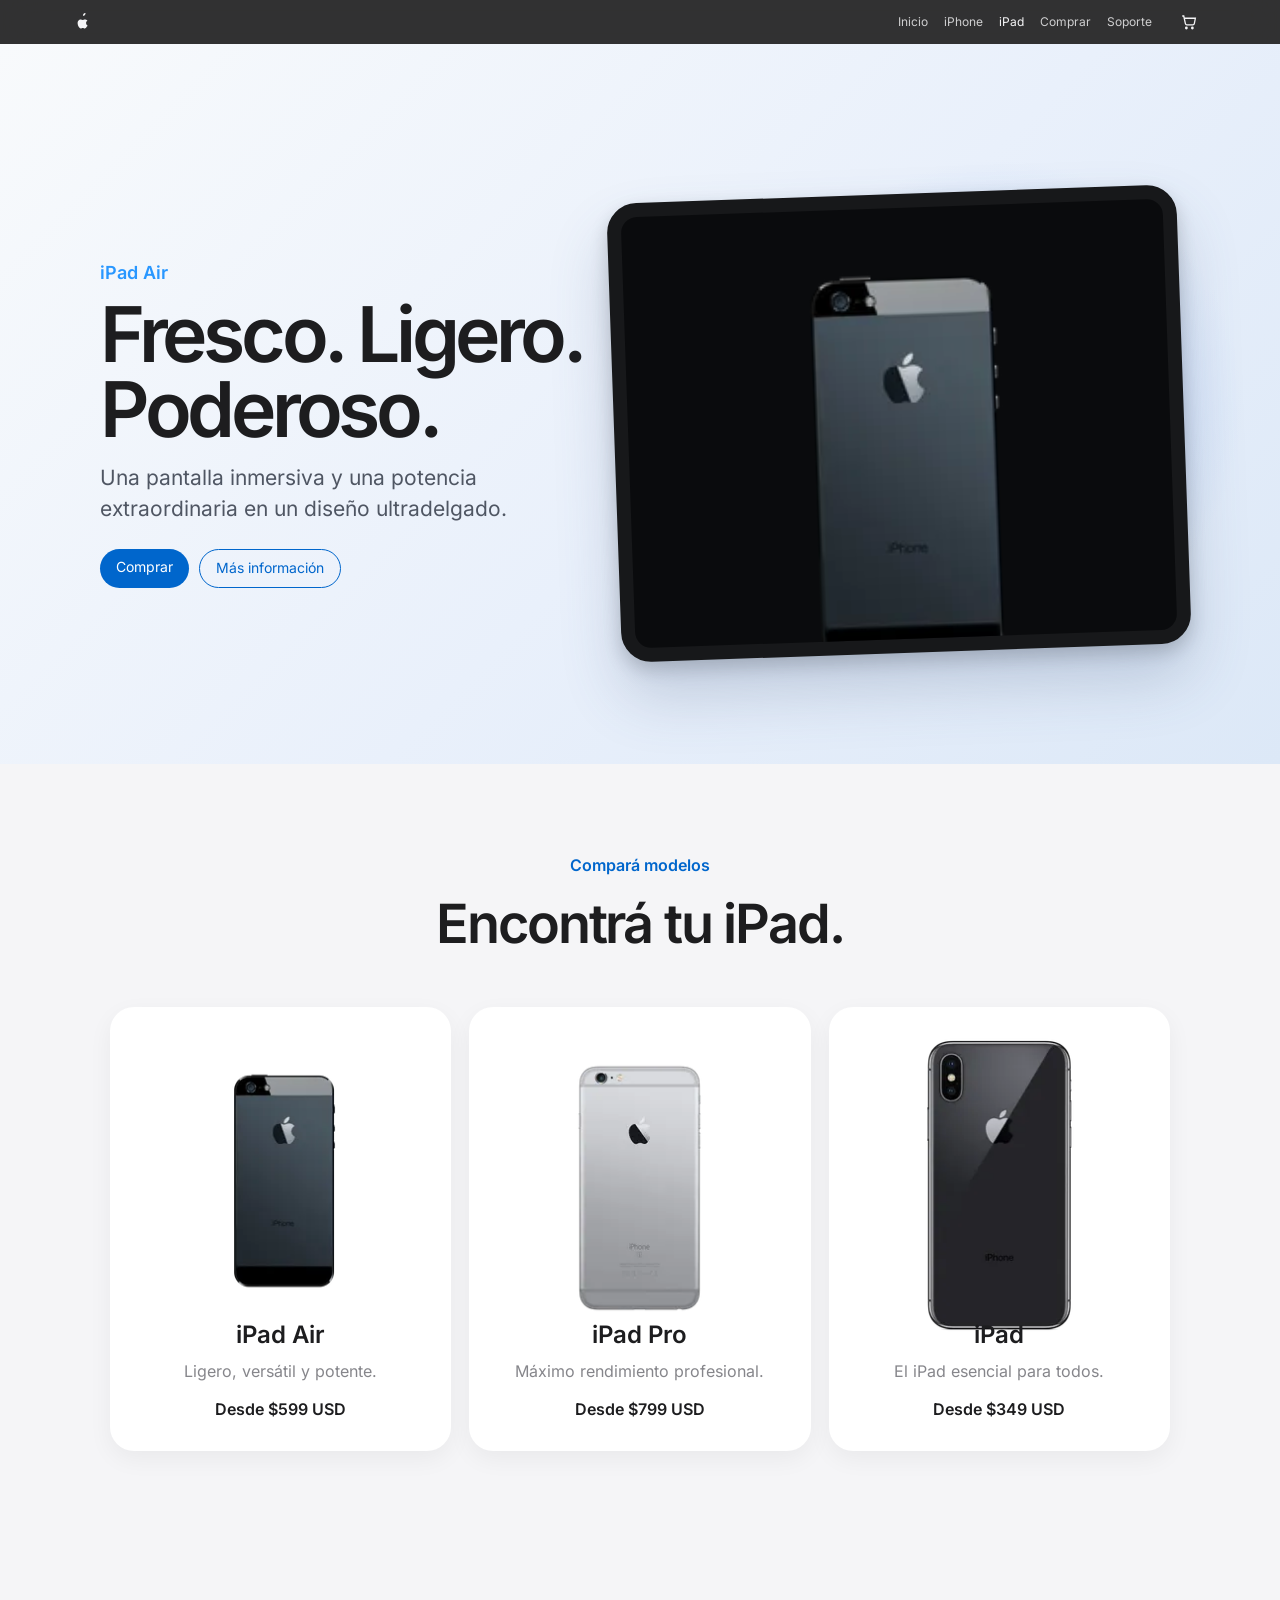
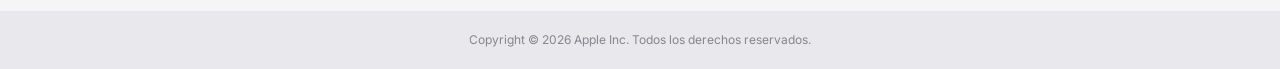
<file: ipad.html>
<!DOCTYPE html>
<html lang="es">
<head>
    <meta charset="UTF-8">
    <meta name="viewport" content="width=device-width, initial-scale=1.0">
    <title>iPad - Apple</title>
    <link rel="icon" type="image/svg+xml" href="favicon.svg">
    <link rel="stylesheet" href="css/styles.css">
</head>
<body>
    <header class="navbar"><div class="nav-container"><a href="index.html" class="logo" aria-label="Inicio"><svg height="18" viewBox="0 0 17 18" width="17"><path d="m15.575 12.315c-.279.578-.602 1.13-.969 1.654-.51.728-1.042 1.455-1.85 1.47-.808.015-1.068-.48-1.993-.48s-1.215.465-1.993.48c-.808.015-1.37-.713-1.88-1.44-1.042-1.485-1.838-4.2-.765-6.045.533-.915 1.485-1.485 2.52-1.5.825-.015 1.545.555 2.055.555s1.38-.69 2.37-.585c.413.015 1.575.165 2.325 1.245-.06.045-1.38.795-1.365 2.385.015 1.905 1.665 2.535 1.68 2.55-.015.045-.255.885-.84 1.71zm-2.73-10.425c.435-.525.735-1.245.645-1.965-.63.03-1.41.42-1.86.945-.405.465-.765 1.215-.66 1.92.705.06 1.44-.375 1.875-.9Z" fill="currentColor"/></svg></a>
        <button class="nav-toggle" type="button" aria-expanded="false" aria-controls="primary-navigation"><span class="nav-toggle-icon"></span><span class="sr-only">Abrir menú</span></button>
        <nav class="nav-menu" id="primary-navigation" aria-label="Navegación principal"><a href="index.html">Inicio</a><a href="iphone.html">iPhone</a><a href="ipad.html" aria-current="page">iPad</a><a href="catalogo.html">Comprar</a><a href="soporte.html">Soporte</a></nav>
        <button class="cart-button" type="button" aria-label="Abrir carrito"><svg viewBox="0 0 24 24" width="18" height="18"><path d="M3 4h2l2.2 10.2a2 2 0 0 0 2 1.6h7.9a2 2 0 0 0 2-1.6L20.5 7H6.1M9.5 20a1 1 0 1 1-2 0 1 1 0 0 1 2 0Zm8 0a1 1 0 1 1-2 0 1 1 0 0 1 2 0Z" fill="none" stroke="currentColor" stroke-width="1.7"/></svg><span id="cart-count" class="cart-count">0</span></button>
    </div></header>
    <main class="device-page">
        <section class="ipad-showcase">
            <div class="ipad-copy">
                <p class="device-eyebrow">iPad Air</p>
                <h1>Fresco. Ligero.<br>Poderoso.</h1>
                <p class="ipad-description">Una pantalla inmersiva y una potencia extraordinaria en un diseño ultradelgado.</p>
                <div class="ipad-actions">
                    <a href="catalogo.html" class="btn btn-primary">Comprar</a>
                    <a href="detalle.html?id=121&title=iPad%20Air&price=599&image=img/products/121.webp" class="btn btn-secondary">Más información</a>
                </div>
            </div>
            <div class="ipad-device" aria-label="iPad Air azul">
                <div class="ipad-screen">
                    <img src="img/products/121.webp" alt="iPad Air">
                </div>
            </div>
        </section>

        <section id="ipad-models" class="ipad-models">
            <p class="section-kicker">Compará modelos</p>
            <h2>Encontrá tu iPad.</h2>
            <div class="ipad-model-grid">
                <article>
                    <div class="ipad-model-image"><img src="img/products/121.webp" alt="iPad Air azul"></div>
                    <h3>iPad Air</h3>
                    <p>Ligero, versátil y potente.</p>
                    <strong>Desde $599 USD</strong>
                </article>
                <article>
                    <div class="ipad-model-image"><img src="img/products/122.webp" alt="iPhone con acabado titanio"></div>
                    <h3>iPad Pro</h3>
                    <p>Máximo rendimiento profesional.</p>
                    <strong>Desde $799 USD</strong>
                </article>
                <article>
                    <div class="ipad-model-image"><img src="img/products/124.webp" alt="Accesorio compatible con iPad"></div>
                    <h3>iPad</h3>
                    <p>El iPad esencial para todos.</p>
                    <strong>Desde $349 USD</strong>
                </article>
            </div>
        </section>
    </main>
    <footer><div class="footer-content"><p>Copyright © 2026 Apple Inc. Todos los derechos reservados.</p></div></footer>
    <script src="js/scripts.js"></script>
</body>
</html>
</file>
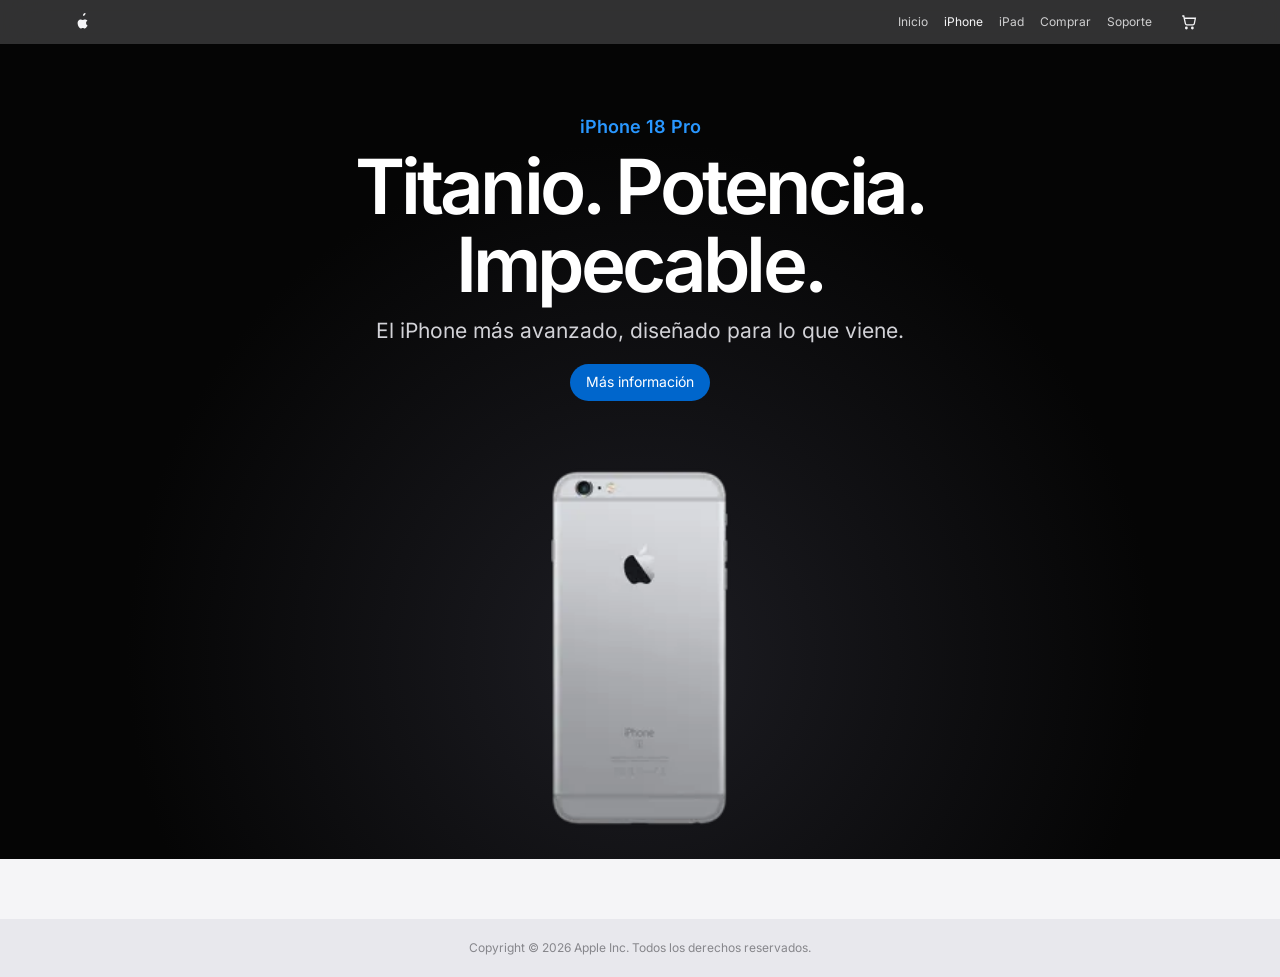
<file: iphone.html>
<!DOCTYPE html>
<html lang="es">
<head>
    <meta charset="UTF-8">
    <meta name="viewport" content="width=device-width, initial-scale=1.0">
    <title>iPhone - Apple</title>
    <link rel="icon" type="image/svg+xml" href="favicon.svg">
    <link rel="stylesheet" href="css/styles.css">
</head>
<body>
    <header class="navbar">
        <div class="nav-container">
            <a href="index.html" class="logo" aria-label="Inicio"><svg height="18" viewBox="0 0 17 18" width="17"><path d="m15.575 12.315c-.279.578-.602 1.13-.969 1.654-.51.728-1.042 1.455-1.85 1.47-.808.015-1.068-.48-1.993-.48s-1.215.465-1.993.48c-.808.015-1.37-.713-1.88-1.44-1.042-1.485-1.838-4.2-.765-6.045.533-.915 1.485-1.485 2.52-1.5.825-.015 1.545.555 2.055.555s1.38-.69 2.37-.585c.413.015 1.575.165 2.325 1.245-.06.045-1.38.795-1.365 2.385.015 1.905 1.665 2.535 1.68 2.55-.015.045-.255.885-.84 1.71zm-2.73-10.425c.435-.525.735-1.245.645-1.965-.63.03-1.41.42-1.86.945-.405.465-.765 1.215-.66 1.92.705.06 1.44-.375 1.875-.9Z" fill="currentColor"/></svg></a>
            <button class="nav-toggle" type="button" aria-expanded="false" aria-controls="primary-navigation"><span class="nav-toggle-icon"></span><span class="sr-only">Abrir menú</span></button>
            <nav class="nav-menu" id="primary-navigation" aria-label="Navegación principal"><a href="index.html">Inicio</a><a href="iphone.html" aria-current="page">iPhone</a><a href="ipad.html">iPad</a><a href="catalogo.html">Comprar</a><a href="soporte.html">Soporte</a></nav>
            <button class="cart-button" type="button" aria-label="Abrir carrito"><svg viewBox="0 0 24 24" width="18" height="18"><path d="M3 4h2l2.2 10.2a2 2 0 0 0 2 1.6h7.9a2 2 0 0 0 2-1.6L20.5 7H6.1M9.5 20a1 1 0 1 1-2 0 1 1 0 0 1 2 0Zm8 0a1 1 0 1 1-2 0 1 1 0 0 1 2 0Z" fill="none" stroke="currentColor" stroke-width="1.7"/></svg><span id="cart-count" class="cart-count">0</span></button>
        </div>
    </header>
    <main class="device-page">
        <section class="device-hero">
            <p class="device-eyebrow">iPhone 18 Pro</p>
            <h1>Titanio. Potencia. Impecable.</h1>
            <p>El iPhone más avanzado, diseñado para lo que viene.</p>
            <a href="detalle.html?id=122&title=iPhone%2018%20Pro&price=999&image=img/products/122.webp" class="btn btn-primary">Más información</a>
            <img src="img/products/122.webp" alt="iPhone 18 Pro">
        </section>
    </main>
    <footer><div class="footer-content"><p>Copyright © 2026 Apple Inc. Todos los derechos reservados.</p></div></footer>
    <script src="js/scripts.js"></script>
</body>
</html>
</file>
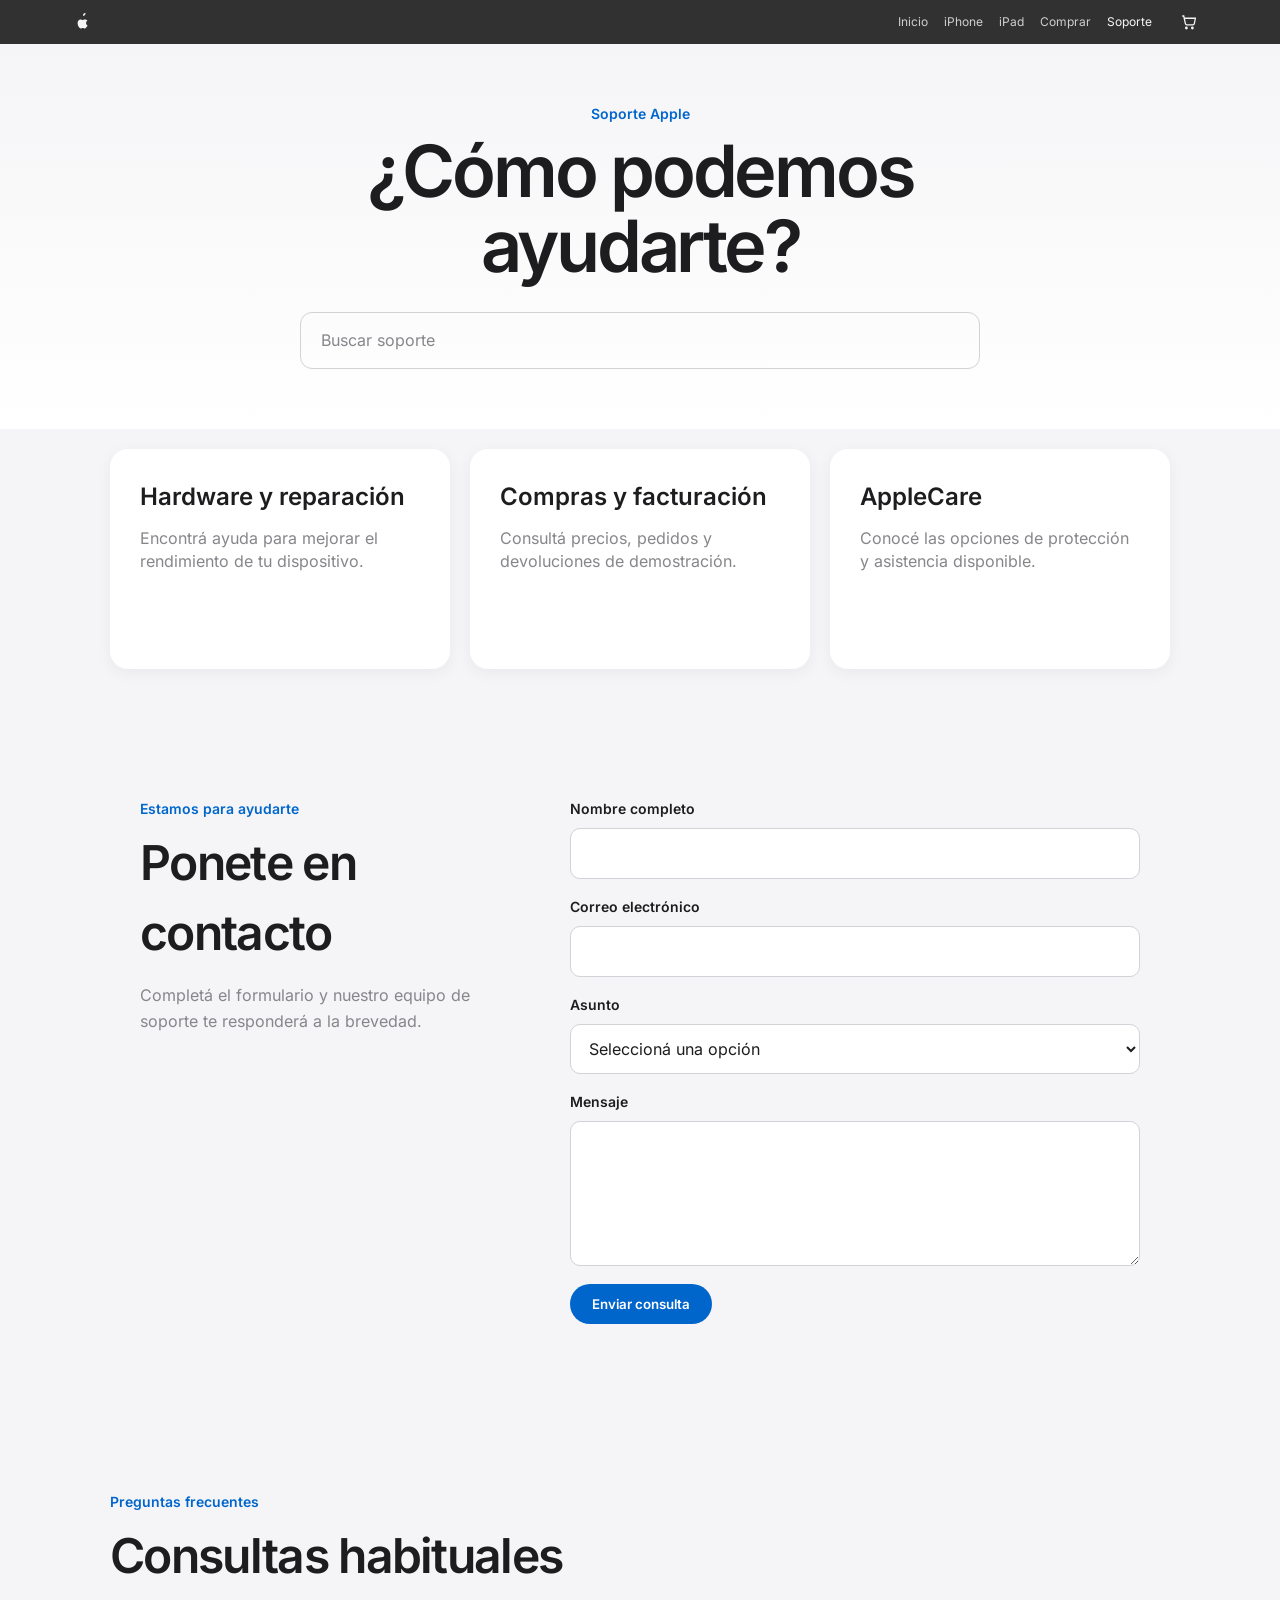
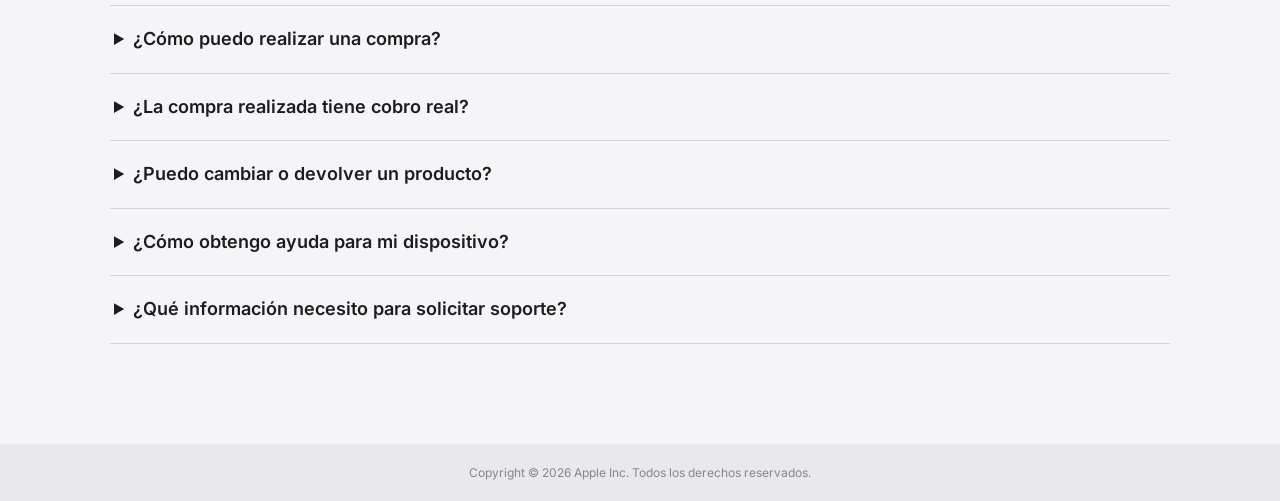
<file: soporte.html>
<!DOCTYPE html>
<html lang="es">
<head>
    <meta charset="UTF-8">
    <meta name="viewport" content="width=device-width, initial-scale=1.0">
    <title>Soporte - Apple</title>
    <link rel="icon" type="image/svg+xml" href="favicon.svg">
    <link rel="stylesheet" href="css/styles.css">
</head>
<body>
    <header class="navbar"><div class="nav-container"><a href="index.html" class="logo" aria-label="Inicio"><svg height="18" viewBox="0 0 17 18" width="17"><path d="m15.575 12.315c-.279.578-.602 1.13-.969 1.654-.51.728-1.042 1.455-1.85 1.47-.808.015-1.068-.48-1.993-.48s-1.215.465-1.993.48c-.808.015-1.37-.713-1.88-1.44-1.042-1.485-1.838-4.2-.765-6.045.533-.915 1.485-1.485 2.52-1.5.825-.015 1.545.555 2.055.555s1.38-.69 2.37-.585c.413.015 1.575.165 2.325 1.245-.06.045-1.38.795-1.365 2.385.015 1.905 1.665 2.535 1.68 2.55-.015.045-.255.885-.84 1.71zm-2.73-10.425c.435-.525.735-1.245.645-1.965-.63.03-1.41.42-1.86.945-.405.465-.765 1.215-.66 1.92.705.06 1.44-.375 1.875-.9Z" fill="currentColor"/></svg></a>
        <button class="nav-toggle" type="button" aria-expanded="false" aria-controls="primary-navigation"><span class="nav-toggle-icon"></span><span class="sr-only">Abrir menú</span></button>
        <nav class="nav-menu" id="primary-navigation" aria-label="Navegación principal"><a href="index.html">Inicio</a><a href="iphone.html">iPhone</a><a href="ipad.html">iPad</a><a href="catalogo.html">Comprar</a><a href="soporte.html" aria-current="page">Soporte</a></nav>
        <button class="cart-button" type="button" aria-label="Abrir carrito"><svg viewBox="0 0 24 24" width="18" height="18"><path d="M3 4h2l2.2 10.2a2 2 0 0 0 2 1.6h7.9a2 2 0 0 0 2-1.6L20.5 7H6.1M9.5 20a1 1 0 1 1-2 0 1 1 0 0 1 2 0Zm8 0a1 1 0 1 1-2 0 1 1 0 0 1 2 0Z" fill="none" stroke="currentColor" stroke-width="1.7"/></svg><span id="cart-count" class="cart-count">0</span></button>
    </div></header>
    <main class="support-page">
        <section class="support-hero">
            <p class="support-kicker">Soporte Apple</p>
            <h1>¿Cómo podemos ayudarte?</h1>
            <div class="support-search"><span>Buscar soporte</span></div>
        </section>

        <section class="support-grid" aria-label="Opciones de soporte">
            <article><h2>Hardware y reparación</h2><p>Encontrá ayuda para mejorar el rendimiento de tu dispositivo.</p></article>
            <article><h2>Compras y facturación</h2><p>Consultá precios, pedidos y devoluciones de demostración.</p></article>
            <article><h2>AppleCare</h2><p>Conocé las opciones de protección y asistencia disponible.</p></article>
        </section>

        <section class="support-contact" aria-labelledby="contact-title">
            <div class="support-contact-copy">
                <p class="support-kicker">Estamos para ayudarte</p>
                <h2 id="contact-title">Ponete en contacto</h2>
                <p>Completá el formulario y nuestro equipo de soporte te responderá a la brevedad.</p>
            </div>
            <form id="support-form" class="support-form">
                <div class="form-row">
                    <label for="support-name">Nombre completo</label>
                    <input id="support-name" name="name" type="text" autocomplete="name" required>
                </div>
                <div class="form-row">
                    <label for="support-email">Correo electrónico</label>
                    <input id="support-email" name="email" type="email" autocomplete="email" required>
                </div>
                <div class="form-row">
                    <label for="support-topic">Asunto</label>
                    <select id="support-topic" name="topic" required>
                        <option value="">Seleccioná una opción</option>
                        <option value="hardware">Hardware y reparación</option>
                        <option value="purchase">Compras y facturación</option>
                        <option value="applecare">AppleCare</option>
                        <option value="other">Otro</option>
                    </select>
                </div>
                <div class="form-row">
                    <label for="support-message">Mensaje</label>
                    <textarea id="support-message" name="message" rows="5" required></textarea>
                </div>
                <button type="submit" class="support-submit">Enviar consulta</button>
                <p id="support-status" class="support-status" role="status" aria-live="polite"></p>
            </form>
        </section>

        <section class="support-faq" aria-labelledby="faq-title">
            <p class="support-kicker">Preguntas frecuentes</p>
            <h2 id="faq-title">Consultas habituales</h2>
            <div class="faq-list">
                <details>
                    <summary>¿Cómo puedo realizar una compra?</summary>
                    <p>Ingresá a Comprar, elegí un producto y utilizá el botón para agregarlo a tu bolsa.</p>
                </details>
                <details>
                    <summary>¿La compra realizada tiene cobro real?</summary>
                    <p>No. El sitio es una demostración y ningún pedido genera un cobro ni una entrega real.</p>
                </details>
                <details>
                    <summary>¿Puedo cambiar o devolver un producto?</summary>
                    <p>Para una compra real debés consultar las políticas de devolución del vendedor correspondiente. Este proyecto no procesa devoluciones reales.</p>
                </details>
                <details>
                    <summary>¿Cómo obtengo ayuda para mi dispositivo?</summary>
                    <p>Podés completar el formulario de contacto indicando el dispositivo y el problema que estás teniendo.</p>
                </details>
                <details>
                    <summary>¿Qué información necesito para solicitar soporte?</summary>
                    <p>Incluí el modelo del dispositivo, la versión del sistema, una descripción del problema y los pasos que ya probaste.</p>
                </details>
            </div>
        </section>
    </main>
    <footer><div class="footer-content"><p>Copyright © 2026 Apple Inc. Todos los derechos reservados.</p></div></footer>
    <script src="js/scripts.js"></script>
</body>
</html>
</file>
<file: css/styles.css>
/* ==========================================================
   1. AJUSTES GENERALES Y VARIABLES (Estilo Apple)
   ========================================================== */
@font-face {
    font-family: 'Inter';
    src: url('../assets/fonts/Inter-Light.ttf') format('truetype');
    font-style: normal;
    font-weight: 300;
    font-display: swap;
}

@font-face {
    font-family: 'Inter';
    src: url('../assets/fonts/Inter-Regular.ttf') format('truetype');
    font-style: normal;
    font-weight: 400;
    font-display: swap;
}

@font-face {
    font-family: 'Inter';
    src: url('../assets/fonts/Inter-Medium.ttf') format('truetype');
    font-style: normal;
    font-weight: 500;
    font-display: swap;
}

@font-face {
    font-family: 'Inter';
    src: url('../assets/fonts/Inter-SemiBold.ttf') format('truetype');
    font-style: normal;
    font-weight: 600;
    font-display: swap;
}

:root {
    --bg-dark: #000000;
    --bg-light: #f5f5f7;
    --bg-card: #ffffff;
    --text-primary: #1d1d1f;
    --text-secondary: #86868b;
    --accent-blue: #0066cc;
    --font-main: 'Inter', -apple-system, BlinkMacSystemFont, sans-serif;
}

* {
    margin: 0;
    padding: 0;
    box-sizing: border-box;
    font-family: var(--font-main);
}

body {
    background-color: var(--bg-light);
    color: var(--text-primary);
    line-height: 1.47059;
}

/* ==========================================================
   2. NAVBAR
   ========================================================== */
.navbar {
    background: rgba(0, 0, 0, 0.8);
    backdrop-filter: blur(20px);
    -webkit-backdrop-filter: blur(20px);
    position: fixed;
    top: 0;
    width: 100%;
    z-index: 9999;
    min-height: 44px;
}

.nav-container {
    width: min(100%, 1180px);
    min-height: 44px;
    margin: 0 auto;
    display: flex;
    justify-content: space-between;
    align-items: center;
    padding: 0 22px;
}

.logo {
    color: #f5f5f7;
    display: flex;
    align-items: center;
    flex: 0 0 32px;
    min-height: 44px;
    text-decoration: none;
}

.nav-menu {
    display: flex;
    align-items: center;
    gap: 20px;
}

.nav-menu a {
    display: inline-flex;
    align-items: center;
    min-height: 44px;
    color: #f5f5f7;
    opacity: 0.8;
    text-decoration: none;
    font-size: 12px;
    white-space: nowrap;
    transition: opacity 0.3s ease;
}

.nav-menu a:hover {
    opacity: 1;
}

.nav-menu {
    margin-left: auto;
    margin-right: 18px;
    gap: 16px;
}

.nav-item-store {
    position: relative;
    display: flex;
    align-items: center;
}

.store-menu-trigger {
    min-height: 44px;
    border: 0;
    background: transparent;
    color: #f5f5f7;
    opacity: 0.8;
    font-size: 12px;
    cursor: pointer;
}

.store-menu-trigger:hover,
.store-menu-trigger:focus-visible {
    opacity: 1;
}

.store-mega-menu {
    position: fixed;
    top: 44px;
    left: 0;
    width: 100%;
    min-height: 310px;
    background: rgba(250, 250, 252, 0.98);
    box-shadow: 0 14px 30px rgba(0, 0, 0, 0.08);
    opacity: 0;
    visibility: hidden;
    transform: translateY(-8px);
    transition: opacity 180ms ease, transform 180ms ease, visibility 180ms;
}

.nav-item-store:hover .store-mega-menu {
    opacity: 1;
    visibility: visible;
    transform: translateY(0);
}

.store-mega-inner {
    width: min(900px, calc(100% - 44px));
    min-height: 310px;
    margin: 0 auto;
    display: grid;
    grid-template-columns: 1.3fr 1fr 1.1fr;
    gap: 48px;
    padding: 42px 0 36px;
}

.mega-column {
    display: flex;
    flex-direction: column;
    align-items: flex-start;
}

.mega-heading {
    margin-bottom: 10px;
    color: #86868b;
    font-size: 11px;
}

.mega-column a {
    min-height: 27px;
    color: #1d1d1f;
    font-size: 13px;
    font-weight: 500;
    text-decoration: none;
}

.mega-shop a {
    min-height: 34px;
    color: #1d1d1f;
    font-size: 21px;
    font-weight: 600;
}

.mega-column a:hover {
    color: #0066cc;
}

.nav-link-wrap {
    position: relative;
    display: flex;
    align-items: center;
}

.nav-mega-menu {
    position: fixed;
    top: 44px;
    left: 0;
    width: 100%;
    min-height: 350px;
    background: rgba(250, 250, 252, 0.98);
    box-shadow: 0 14px 30px rgba(0, 0, 0, 0.08);
    opacity: 0;
    visibility: hidden;
    transform: translateY(-8px);
    transition: opacity 180ms ease, transform 180ms ease, visibility 180ms;
}

.nav-link-wrap.is-open .nav-mega-menu,
.nav-link-wrap:hover .nav-mega-menu {
    opacity: 1;
    visibility: visible;
    transform: translateY(0);
}

.nav-mega-inner {
    width: min(900px, calc(100% - 44px));
    min-height: 350px;
    margin: 0 auto;
    display: grid;
    grid-template-columns: 1.3fr 1fr 1.1fr;
    gap: 48px;
    padding: 42px 0 36px;
}

.cart-button {
    position: relative;
    width: 38px;
    height: 44px;
    display: grid;
    place-items: center;
    border: 0;
    background: transparent;
    color: #f5f5f7;
    cursor: pointer;
}

.cart-count {
    position: absolute;
    top: 5px;
    right: 0;
    min-width: 17px;
    height: 17px;
    display: none;
    place-items: center;
    border-radius: 50%;
    background: #2997ff;
    color: #fff;
    font-size: 10px;
    font-weight: 600;
}

.cart-count.has-items {
    display: grid;
}

.cart-button:focus-visible,
.cart-close:focus-visible,
.cart-quantity button:focus-visible,
.cart-remove:focus-visible,
.checkout-button:focus-visible {
    outline: 2px solid #2997ff;
    outline-offset: 2px;
}

.nav-menu a:focus-visible,
.logo:focus-visible,
.nav-toggle:focus-visible {
    outline: 2px solid #f5f5f7;
    outline-offset: 3px;
    border-radius: 3px;
}

.nav-toggle,
.sr-only {
    display: none;
}

.home-ribbon {
    min-height: 46px;
    display: flex;
    justify-content: center;
    align-items: center;
    gap: 8px;
    margin-top: 44px;
    padding: 10px 20px;
    background: #f5f5f7;
    color: #1d1d1f;
    font-size: 14px;
    text-align: center;
}

.home-ribbon a {
    color: var(--accent-blue);
    text-decoration: none;
}

.apple-home {
    background: #fff;
}

.homepage-hero {
    position: relative;
    height: 650px;
    overflow: hidden;
    display: flex;
    flex-direction: column;
    align-items: center;
    text-align: center;
}

.homepage-copy {
    position: relative;
    z-index: 3;
    padding-top: 52px;
}

.homepage-copy h1,
.homepage-copy h2 {
    color: #1d1d1f;
    font-size: clamp(48px, 6vw, 68px);
    line-height: 1;
    letter-spacing: -0.055em;
}

.homepage-copy > p {
    margin-top: 12px;
    color: #1d1d1f;
    font-size: 25px;
    line-height: 1.2;
}

.homepage-actions {
    display: flex;
    justify-content: center;
    gap: 10px;
    margin-top: 18px;
}

.apple-button {
    min-height: 38px;
    display: inline-flex;
    align-items: center;
    justify-content: center;
    padding: 8px 18px;
    border: 1px solid transparent;
    border-radius: 980px;
    font-size: 14px;
    text-decoration: none;
}

.apple-button-blue {
    background: #0071e3;
    color: #fff;
}

.apple-button-outline {
    border-color: #0071e3;
    color: #0071e3;
}

.apple-button-light {
    background: #f5f5f7;
    color: #1d1d1f;
}

.apple-button-dark-outline {
    border-color: #f5f5f7;
    color: #f5f5f7;
}

.iphone-hero {
    background: linear-gradient(180deg, #f5f5f7 0%, #e5eaf2 100%);
}

.iphone-family {
    position: absolute;
    bottom: -40px;
    left: 50%;
    width: 620px;
    height: 470px;
    transform: translateX(-50%);
}

.iphone-family img {
    position: absolute;
    width: 260px;
    height: 430px;
    object-fit: cover;
    border: 8px solid #202126;
    border-radius: 48px 48px 0 0;
    box-shadow: 0 24px 50px rgba(64, 75, 95, 0.18);
}

.iphone-family-back {
    left: 75px;
    bottom: 0;
    transform: rotate(-8deg);
}

.iphone-family-front {
    right: 75px;
    bottom: 0;
    transform: rotate(8deg);
}

.ipad-family-hero {
    height: 680px;
    margin-top: 12px;
    background: linear-gradient(180deg, #f0f5fc 0%, #dce8f7 100%);
}

.hero-kicker {
    color: #0071e3;
    font-size: 14px;
    font-weight: 600;
}

.wide-ipad-image {
    position: absolute;
    bottom: -88px;
    width: min(760px, 78vw);
    height: 440px;
    object-fit: contain;
    filter: drop-shadow(0 22px 24px rgba(62, 85, 123, 0.18));
}

.watch-hero {
    height: 620px;
    margin-top: 12px;
    background:
        radial-gradient(circle at 50% 82%, rgba(208, 178, 120, 0.22), transparent 20%),
        #080808;
}

.watch-hero .homepage-copy h2,
.watch-hero .homepage-copy > p {
    color: #fff;
}

.watch-image {
    position: absolute;
    bottom: -110px;
    width: 330px;
    height: 430px;
    object-fit: cover;
    border: 10px solid #17181a;
    border-radius: 70px;
    box-shadow: 0 30px 60px rgba(0, 0, 0, 0.55);
}

.homepage-promo-grid {
    display: grid;
    grid-template-columns: 1fr 1fr;
    gap: 12px;
    padding: 12px;
}

.promo-card {
    position: relative;
    height: 540px;
    overflow: hidden;
    display: flex;
    flex-direction: column;
    align-items: center;
    text-align: center;
}

.promo-copy {
    position: relative;
    z-index: 3;
    padding-top: 42px;
}

.promo-copy h2 {
    font-size: 42px;
    line-height: 1;
    letter-spacing: -0.04em;
}

.promo-copy > p {
    margin: 10px 0 16px;
    font-size: 18px;
}

.promo-kicker {
    color: #0071e3;
    font-size: 14px;
    font-weight: 600;
}

.promo-gifts {
    background:
        radial-gradient(circle at 50% 78%, #ff9e8a 0%, transparent 12%),
        linear-gradient(135deg, #f4e7cf 0%, #f7d1b7 100%);
}

.promo-gifts::after {
    content: "";
    position: absolute;
    bottom: -40px;
    width: 360px;
    height: 260px;
    border-radius: 50% 50% 20% 20%;
    background:
        linear-gradient(90deg, transparent 48%, rgba(255,255,255,.8) 49%, rgba(255,255,255,.8) 51%, transparent 52%);
    box-shadow: 0 24px 50px rgba(180, 116, 82, 0.18);
}

.promo-ipad {
    background: linear-gradient(180deg, #fbfbfd 0%, #edf3fa 100%);
}

.promo-ipad img {
    position: absolute;
    bottom: -82px;
    width: 420px;
    height: 330px;
    object-fit: contain;
}

.promo-dark {
    background: #050505;
    color: #fff;
}

.promo-dark .promo-copy h2,
.promo-dark .promo-copy .promo-kicker,
.promo-iphone .promo-copy > p {
    color: #fff;
}

.promo-iphone img {
    position: absolute;
    bottom: -60px;
    width: 300px;
    height: 360px;
    object-fit: contain;
}

.promo-trade {
    background: linear-gradient(180deg, #eef5ff 0%, #dce9fb 100%);
}

.trade-products {
    position: absolute;
    bottom: -35px;
    display: flex;
    align-items: flex-end;
    gap: 35px;
}

.trade-products img {
    width: 210px;
    height: 310px;
    object-fit: cover;
    border: 7px solid #25262a;
    border-radius: 38px 38px 0 0;
}

/* ==========================================================
   3. HERO SECTIONS
   ========================================================== */
.hero {
    position: relative;
    overflow: hidden;
    background:
        radial-gradient(circle at 50% 88%, rgba(54, 106, 220, 0.24), transparent 26%),
        linear-gradient(180deg, #08090d 0%, #10131b 74%, #eef0f5 74%, #eef0f5 100%);
    color: #fff;
    height: 720px;
    display: flex;
    justify-content: center;
    align-items: flex-start;
    text-align: center;
    padding-top: 92px;
}

.hero-content {
    position: relative;
    z-index: 3;
}

.hero-eyebrow {
    margin-bottom: 8px;
    color: #a1a1a6;
    font-size: 17px;
    font-weight: 600;
}

.hero-content h1 {
    max-width: 760px;
    font-size: 64px;
    font-weight: 600;
    letter-spacing: -0.045em;
    line-height: 1.05;
}

.hero-subtitle {
    margin: 12px 0 20px;
    color: #f5f5f7;
    font-size: 26px;
    line-height: 1.2;
    letter-spacing: 0.01em;
}

.hero-buttons {
    display: flex;
    justify-content: center;
}

.hero-product {
    position: absolute;
    z-index: 2;
    bottom: -72px;
    width: 285px;
    height: 520px;
    object-fit: cover;
    object-position: top;
    border: 8px solid #151515;
    border-radius: 54px 54px 0 0;
    box-shadow: 0 20px 60px rgba(0, 0, 0, 0.38);
    background: #0d0d0d;
}

.hero-product-left {
    left: calc(50% - 330px);
    transform: rotate(-7deg);
}

.hero-product-right {
    right: calc(50% - 330px);
    transform: rotate(7deg);
}

.hero-content p {
    font-size: 24px;
}

.btn {
    display: inline-block;
    padding: 8px 16px;
    border-radius: 980px;
    font-size: 14px;
    text-decoration: none;
    margin: 0 6px;
    transition: all 0.3s ease;
}

.btn-primary {
    background-color: var(--accent-blue);
    color: #fff;
}

.btn-secondary {
    border: 1px solid var(--accent-blue);
    color: var(--accent-blue);
}

.btn:hover {
    opacity: 0.85;
}

/* SUB HERO (Grilla de 2 columnas) */
.sub-hero {
    display: grid;
    grid-template-columns: 1fr 1fr;
    gap: 12px;
    padding: 12px;
}

.sub-hero-card {
    position: relative;
    height: 580px;
    overflow: hidden;
    border-radius: 0;
    display: flex;
    flex-direction: column;
    justify-content: flex-start;
    align-items: center;
    text-align: center;
}

.sub-hero-card.pro {
    background:
        radial-gradient(circle at 50% 82%, rgba(89, 153, 255, 0.45), transparent 25%),
        #050505;
    color: #fff;
}

.sub-hero-card.air {
    background:
        linear-gradient(180deg, #f5f5f7 0%, #e9eef8 100%);
    color: var(--text-primary);
}

.sub-card-copy {
    position: relative;
    z-index: 2;
    padding-top: 52px;
}

.card-eyebrow {
    font-size: 19px;
    font-weight: 600;
    color: inherit;
}

.sub-hero-card h2 {
    font-size: 52px;
    line-height: 1;
    letter-spacing: -0.035em;
}

.sub-hero-card p {
    margin-top: 10px;
    font-size: 19px;
    color: inherit;
}

.card-link {
    display: inline-block;
    margin-top: 14px;
    color: #2997ff;
    font-size: 17px;
    text-decoration: none;
}

.sub-hero-card img {
    position: absolute;
    bottom: -52px;
    width: 72%;
    max-width: 410px;
    height: 420px;
    object-fit: contain;
}

/* ==========================================================
   4. SECCIÓN API REST (CATÁLOGO DINÁMICO)
   ========================================================== */
.products-container {
    max-width: 1100px;
    margin: 60px auto;
    padding: 0 20px;
}

.section-header {
    text-align: center;
    margin-bottom: 40px;
}

.section-header h2 {
    font-size: 40px;
    font-weight: 600;
}

.section-header p {
    color: var(--text-secondary);
    font-size: 18px;
}

.product-grid {
    display: grid;
    grid-template-columns: repeat(3, 1fr);
    gap: 20px;
}

.apple-card {
    background: var(--bg-card);
    border-radius: 18px;
    padding: 30px 20px;
    text-align: center;
    box-shadow: 0 4px 12px rgba(0, 0, 0, 0.03);
    transition: transform 0.3s ease, box-shadow 0.3s ease;
}

.apple-card:hover {
    transform: translateY(-4px);
    box-shadow: 0 12px 24px rgba(0, 0, 0, 0.08);
}

.apple-card img {
    width: 100%;
    height: 160px;
    object-fit: contain;
    margin-bottom: 20px;
}

.apple-card h3 {
    font-size: 18px;
    font-weight: 600;
    margin-bottom: 8px;
}

.apple-card .price {
    font-size: 15px;
    font-weight: 500;
    color: var(--accent-blue);
    margin-bottom: 12px;
}

.add-to-cart {
    cursor: pointer;
    background: transparent;
}

.card-detail-link {
    display: block;
    margin-top: 12px;
    color: var(--accent-blue);
    font-size: 13px;
    text-decoration: none;
}

.catalog-filters {
    display: flex;
    flex-wrap: wrap;
    justify-content: center;
    gap: 8px;
    margin: -12px 0 30px;
}

.catalog-filter {
    min-height: 36px;
    padding: 7px 16px;
    border: 1px solid #d2d2d7;
    border-radius: 980px;
    background: #fff;
    color: #1d1d1f;
    cursor: pointer;
}

.catalog-filter.is-active {
    border-color: #1d1d1f;
    background: #1d1d1f;
    color: #fff;
}

.api-status {
    margin: -14px 0 24px;
    color: #86868b;
    font-size: 12px;
    text-align: center;
}

.catalog-card {
    min-height: 440px;
    display: flex;
    flex-direction: column;
    align-items: center;
}

.catalog-card img {
    height: 190px;
}

.catalog-category {
    align-self: flex-start;
    margin-bottom: 8px;
    color: #0071e3;
    font-size: 11px;
    font-weight: 600;
    text-transform: uppercase;
}

.catalog-description {
    min-height: 54px;
    margin: 8px 0 12px;
    color: #6e6e73;
    font-size: 13px;
}

.catalog-card .price {
    margin-top: auto;
}

.detail-page {
    min-height: 700px;
    padding: 44px 20px 80px;
    background: #fff;
}

.detail-breadcrumb {
    max-width: 1180px;
    margin: 28px auto 20px;
    display: flex;
    gap: 8px;
    color: #86868b;
    font-size: 13px;
}

.detail-breadcrumb a {
    color: #6e6e73;
    text-decoration: none;
}

.detail-layout {
    max-width: 1180px;
    margin: 0 auto;
    display: grid;
    grid-template-columns: 1.35fr 0.65fr;
    gap: 50px;
}

.detail-gallery {
    position: relative;
    min-height: 540px;
    display: grid;
    place-items: center;
    border: 1px solid #ededf0;
    border-radius: 18px;
    background: #fafafa;
}

.detail-gallery > img {
    width: 75%;
    height: 430px;
    object-fit: contain;
}

.detail-badge {
    position: absolute;
    top: 20px;
    left: 20px;
    padding: 5px 10px;
    border-radius: 980px;
    background: #e8f1ff;
    color: #0066cc;
    font-size: 12px;
    font-weight: 600;
}

.detail-thumbnails {
    position: absolute;
    bottom: 16px;
    display: flex;
    gap: 8px;
}

.detail-thumbnails button {
    width: 58px;
    height: 58px;
    padding: 4px;
    border: 1px solid #d2d2d7;
    border-radius: 8px;
    background: #fff;
    cursor: pointer;
}

.detail-thumbnails button.is-selected {
    border: 2px solid #0066cc;
}

.detail-thumbnails img {
    width: 100%;
    height: 100%;
    object-fit: contain;
}

.detail-info {
    border: 1px solid #e5e5e8;
    border-radius: 18px;
    align-self: start;
    padding: 28px;
}

.detail-condition {
    color: #86868b;
    font-size: 13px;
}

.detail-info h1 {
    margin: 8px 0;
    font-size: 32px;
    line-height: 1.1;
}

.detail-rating {
    color: #1d1d1f;
    font-size: 13px;
}

.detail-rating span {
    color: #0066cc;
    margin-right: 6px;
}

.detail-rating small {
    margin-left: 8px;
    color: #86868b;
}

.detail-price {
    margin-top: 22px;
    font-size: 38px;
    letter-spacing: -0.04em;
}

.detail-installments {
    color: #00a650;
    font-size: 14px;
}

.detail-specs {
    margin: 22px 0;
    padding: 18px 0;
    border-top: 1px solid #ededf0;
    border-bottom: 1px solid #ededf0;
    list-style: none;
}

.detail-specs li {
    margin: 7px 0;
    color: #6e6e73;
    font-size: 14px;
}

.detail-specs strong {
    color: #1d1d1f;
}

.detail-quantity {
    display: flex;
    align-items: center;
    gap: 10px;
    margin-bottom: 16px;
}

.detail-quantity span {
    margin-right: auto;
}

.detail-quantity button {
    width: 32px;
    height: 32px;
    border: 1px solid #d2d2d7;
    border-radius: 50%;
    background: #fff;
    cursor: pointer;
}

.detail-buy,
.detail-now {
    width: 100%;
    min-height: 48px;
    border-radius: 8px;
    font-size: 15px;
    cursor: pointer;
}

.detail-buy {
    border: 1px solid #0066cc;
    background: #fff;
    color: #0066cc;
}

.detail-now {
    margin-top: 10px;
    border: 0;
    background: #0066cc;
    color: #fff;
}

.detail-protection {
    margin-top: 14px;
    color: #86868b;
    font-size: 12px;
    text-align: center;
}

.detail-description {
    max-width: 1180px;
    margin: 60px auto 0;
}

.detail-description h2 {
    padding-bottom: 16px;
    border-bottom: 1px solid #d2d2d7;
    font-size: 28px;
}

.detail-description > p {
    max-width: 850px;
    margin: 20px 0 30px;
    color: #4a4a4f;
}

.detail-feature-grid {
    display: grid;
    grid-template-columns: repeat(3, 1fr);
    gap: 14px;
}

.detail-feature-grid article {
    display: flex;
    flex-direction: column;
    gap: 6px;
    padding: 22px;
    border-radius: 12px;
    background: #f5f5f7;
}

.detail-feature-grid span {
    color: #86868b;
}

.detail-page {
    padding: 44px 20px 100px;
    background: #fff;
}

.apple-buy-layout {
    max-width: 1180px;
    margin: 80px auto 0;
    display: grid;
    grid-template-columns: minmax(0, 1.25fr) minmax(390px, 0.75fr);
    gap: 64px;
    align-items: start;
}

.apple-buy-gallery {
    position: sticky;
    top: 74px;
}

.apple-gallery-frame {
    height: 620px;
    display: grid;
    place-items: center;
    border-radius: 18px;
    background: #f5f5f7;
}

.apple-gallery-frame img {
    width: 78%;
    height: 86%;
    object-fit: contain;
}

.apple-dotnav {
    display: flex;
    justify-content: center;
    gap: 8px;
    margin-top: 14px;
}

.apple-dotnav button {
    width: 8px;
    height: 8px;
    padding: 0;
    border: 0;
    border-radius: 50%;
    background: #86868b;
    cursor: pointer;
}

.apple-dotnav button.is-selected {
    background: #1d1d1f;
}

.apple-buy-options {
    padding-bottom: 20px;
}

.apple-new-badge {
    color: #bf4800;
    font-size: 17px;
}

.apple-buy-options h1 {
    margin: 8px 0 12px;
    font-size: 40px;
    line-height: 1.08;
    letter-spacing: -0.04em;
}

.apple-buy-options h1 span {
    display: block;
}

.apple-buy-description {
    max-width: 420px;
    margin: 8px 0 4px;
    color: #6e6e73;
    font-size: 15px;
}

.apple-buy-price {
    margin-top: 18px;
    font-size: 17px;
}

.apple-monthly {
    color: #6e6e73;
    font-size: 14px;
}

.apple-promo-row {
    display: grid;
    grid-template-columns: 1fr 1fr;
    gap: 12px;
    margin: 24px 0 30px;
    padding: 18px 0;
    border-top: 1px solid #d2d2d7;
    border-bottom: 1px solid #d2d2d7;
}

.apple-promo-row p {
    font-size: 14px;
}

.apple-promo-row span {
    color: #6e6e73;
}

.apple-option-group {
    margin: 0 0 28px;
    padding: 0;
    border: 0;
}

.apple-option-group legend {
    margin-bottom: 14px;
    font-size: 21px;
    font-weight: 600;
}

.apple-option-card {
    min-height: 78px;
    display: grid;
    grid-template-columns: 1fr auto;
    align-items: center;
    gap: 12px;
    margin-bottom: 10px;
    padding: 14px 16px;
    border: 1px solid #d2d2d7;
    border-radius: 12px;
    cursor: pointer;
}

.apple-option-card.is-selected {
    border: 2px solid #0071e3;
    padding: 13px 15px;
}

.apple-option-card input,
.apple-colors input {
    position: absolute;
    opacity: 0;
}

.apple-option-card span:first-of-type {
    display: flex;
    flex-direction: column;
}

.apple-option-card small {
    margin-top: 3px;
    color: #86868b;
}

.apple-option-card > span:last-child {
    color: #1d1d1f;
    font-size: 14px;
    text-align: right;
}

.apple-color-options {
    display: flex;
    gap: 24px;
}

.apple-color-options label {
    display: grid;
    justify-items: center;
    gap: 7px;
    cursor: pointer;
}

.color-swatch {
    width: 36px;
    height: 36px;
    border: 3px solid #fff;
    border-radius: 50%;
    box-shadow: 0 0 0 1px #d2d2d7;
}

.color-swatch.blue { background: #9eb5d0; }
.color-swatch.black { background: #2f2f31; }
.color-swatch.silver { background: #d7d8da; }

.apple-colors input:checked + .color-swatch {
    box-shadow: 0 0 0 2px #0071e3;
}

.apple-color-options small {
    color: #6e6e73;
}

.apple-summary {
    margin-top: 38px;
    padding: 24px;
    border-radius: 14px;
    background: #f5f5f7;
}

.apple-summary p {
    color: #6e6e73;
}

.apple-summary strong {
    display: block;
    margin: 4px 0 18px;
    font-size: 28px;
}

.apple-add-bag,
.apple-buy-now {
    width: 100%;
    min-height: 50px;
    border-radius: 980px;
    font-size: 15px;
    cursor: pointer;
}

.apple-add-bag {
    border: 1px solid #0071e3;
    background: #fff;
    color: #0071e3;
}

.apple-buy-now {
    margin-top: 10px;
    border: 0;
    background: #0071e3;
    color: #fff;
}

.cart-open {
    overflow: hidden;
}

.cart-overlay {
    position: fixed;
    inset: 0;
    z-index: 10000;
    display: flex;
    justify-content: flex-end;
    background: rgba(0, 0, 0, 0);
    visibility: hidden;
    transition: background 220ms ease, visibility 220ms;
}

.cart-overlay.is-open {
    background: rgba(0, 0, 0, 0.42);
    visibility: visible;
}

.cart-panel {
    width: min(430px, 100%);
    height: 100%;
    display: flex;
    flex-direction: column;
    background: #fff;
    box-shadow: -12px 0 40px rgba(0, 0, 0, 0.12);
    transform: translateX(100%);
    transition: transform 220ms ease;
}

.cart-overlay.is-open .cart-panel {
    transform: translateX(0);
}

.cart-header {
    min-height: 68px;
    display: flex;
    align-items: center;
    justify-content: space-between;
    padding: 0 24px;
    border-bottom: 1px solid #d2d2d7;
}

.cart-header h2 {
    font-size: 22px;
}

.cart-close {
    width: 36px;
    height: 36px;
    border: 0;
    background: transparent;
    color: #1d1d1f;
    font-size: 30px;
    line-height: 1;
    cursor: pointer;
}

.cart-items {
    flex: 1;
    overflow-y: auto;
    padding: 12px 24px;
}

.cart-empty {
    height: 100%;
    display: grid;
    place-content: center;
    text-align: center;
    color: var(--text-secondary);
}

.cart-continue {
    margin-top: 12px;
    border: 0;
    background: transparent;
    color: var(--accent-blue);
    cursor: pointer;
}

.cart-item {
    position: relative;
    display: grid;
    grid-template-columns: 90px 1fr 28px;
    gap: 14px;
    align-items: center;
    padding: 16px 0;
    border-bottom: 1px solid #e8e8ed;
}

.cart-item img {
    width: 90px;
    height: 90px;
    object-fit: contain;
}

.cart-item-info h3 {
    padding-right: 24px;
    font-size: 15px;
}

.cart-item-info p {
    margin: 4px 0 10px;
    color: var(--text-secondary);
    font-size: 13px;
}

.cart-quantity {
    display: inline-grid;
    grid-template-columns: 30px 34px 30px;
    align-items: center;
    border: 1px solid #d2d2d7;
    border-radius: 980px;
    text-align: center;
}

.cart-quantity button {
    height: 30px;
    border: 0;
    background: transparent;
    cursor: pointer;
}

.cart-quantity span {
    font-size: 13px;
}

.cart-remove {
    align-self: start;
    width: 28px;
    height: 28px;
    border: 0;
    background: transparent;
    color: #86868b;
    font-size: 20px;
    cursor: pointer;
}

.cart-footer {
    padding: 18px 24px 24px;
    border-top: 1px solid #d2d2d7;
}

.cart-total {
    display: flex;
    justify-content: space-between;
    align-items: center;
    margin-bottom: 14px;
}

.checkout-button {
    width: 100%;
    min-height: 48px;
    border: 0;
    border-radius: 980px;
    background: var(--accent-blue);
    color: #fff;
    font-size: 15px;
    cursor: pointer;
}

.checkout-button:disabled {
    background: #d2d2d7;
    cursor: not-allowed;
}

.cart-disclaimer {
    margin-top: 10px;
    color: var(--text-secondary);
    font-size: 11px;
    text-align: center;
}

.shop-page,
.device-page,
.support-page {
    padding-top: 44px;
}

.shop-hero,
.support-hero {
    min-height: 260px;
    display: flex;
    flex-direction: column;
    justify-content: center;
    align-items: center;
    text-align: center;
    padding: 60px 20px;
}

.shop-hero {
    background: #f5f5f7;
}

.shop-hero p {
    color: var(--accent-blue);
    font-size: 17px;
    font-weight: 600;
}

.shop-hero h1,
.support-hero h1 {
    max-width: 800px;
    font-size: clamp(42px, 7vw, 72px);
    letter-spacing: -0.045em;
    line-height: 1.05;
}

.device-hero {
    min-height: 760px;
    overflow: hidden;
    display: flex;
    flex-direction: column;
    align-items: center;
    text-align: center;
    padding: 70px 20px 0;
    background: radial-gradient(circle at 50% 75%, #1d1d23 0%, #050505 58%);
    color: #fff;
}

.device-eyebrow {
    color: #2997ff;
    font-size: 18px;
    font-weight: 600;
}

.device-hero h1 {
    max-width: 820px;
    margin: 8px 0 12px;
    font-size: clamp(44px, 7vw, 76px);
    letter-spacing: -0.05em;
    line-height: 1.02;
}

.device-hero > p:not(.device-eyebrow) {
    color: #d2d2d7;
    font-size: 21px;
}

.device-hero .btn {
    margin-top: 18px;
}

.device-hero img {
    width: min(520px, 76vw);
    height: 430px;
    margin-top: 28px;
    object-fit: contain;
}

.ipad-hero {
    background: linear-gradient(180deg, #f5f5f7 0%, #dce7f7 100%);
    color: var(--text-primary);
}

.ipad-hero > p:not(.device-eyebrow) {
    color: var(--text-secondary);
}

.ipad-showcase {
    min-height: 720px;
    display: grid;
    grid-template-columns: 0.9fr 1.1fr;
    align-items: center;
    overflow: hidden;
    padding: 60px max(5vw, 28px) 20px;
    background:
        radial-gradient(circle at 78% 50%, rgba(161, 195, 255, 0.62), transparent 23%),
        linear-gradient(135deg, #f8fafc 0%, #e9f0fb 55%, #dce8f7 100%);
}

.ipad-copy {
    max-width: 520px;
    justify-self: end;
}

.ipad-copy h1 {
    margin: 10px 0 16px;
    color: #1d1d1f;
    font-size: clamp(48px, 6vw, 82px);
    line-height: 0.98;
    letter-spacing: -0.055em;
}

.ipad-description {
    max-width: 460px;
    color: #4f5663;
    font-size: 21px;
}

.ipad-actions {
    display: flex;
    gap: 10px;
    margin-top: 24px;
}

.ipad-actions .btn {
    margin: 0;
}

.ipad-device {
    width: min(620px, 52vw);
    height: 560px;
    justify-self: center;
    display: grid;
    place-items: center;
}

.ipad-screen {
    width: 92%;
    height: 82%;
    display: grid;
    place-items: center;
    overflow: hidden;
    border: 14px solid #17181a;
    border-radius: 30px;
    background: #0a0b0d;
    box-shadow:
        0 34px 60px rgba(70, 92, 130, 0.24),
        0 8px 18px rgba(0, 0, 0, 0.18);
    transform: rotate(-2deg);
}

.ipad-screen img {
    width: 100%;
    height: 100%;
    object-fit: cover;
}

.ipad-models {
    max-width: 1100px;
    margin: 0 auto;
    padding: 90px 20px 100px;
    text-align: center;
}

.section-kicker {
    color: var(--accent-blue);
    font-weight: 600;
}

.ipad-models h2 {
    margin: 6px 0 44px;
    font-size: clamp(38px, 5vw, 54px);
    letter-spacing: -0.04em;
}

.ipad-model-grid {
    display: grid;
    grid-template-columns: repeat(3, 1fr);
    gap: 18px;
}

.ipad-model-grid article {
    min-height: 440px;
    padding: 30px 22px;
    border-radius: 24px;
    background: #fff;
    box-shadow: 0 8px 24px rgba(0, 0, 0, 0.05);
}

.ipad-model-image {
    height: 280px;
    display: grid;
    place-items: center;
}

.ipad-model-image img {
    width: 100%;
    height: 100%;
    object-fit: contain;
}

.ipad-model-grid h3 {
    font-size: 24px;
}

.ipad-model-grid p {
    margin: 8px 0 14px;
    color: var(--text-secondary);
}

.support-hero {
    background: linear-gradient(180deg, #f5f5f7 0%, #fff 100%);
}

.support-search {
    width: min(680px, 90%);
    margin-top: 28px;
    padding: 16px 20px;
    border: 1px solid #d2d2d7;
    border-radius: 12px;
    color: #86868b;
    text-align: left;
}

.support-grid {
    max-width: 1100px;
    margin: 20px auto 80px;
    display: grid;
    grid-template-columns: repeat(3, 1fr);
    gap: 20px;
    padding: 0 20px;
}

.support-grid article {
    min-height: 220px;
    padding: 30px;
    border-radius: 18px;
    background: #fff;
    box-shadow: 0 4px 16px rgba(0, 0, 0, 0.05);
}

.support-grid h2 {
    margin-bottom: 12px;
    font-size: 24px;
}

.support-grid p {
    color: var(--text-secondary);
}

.support-kicker {
    margin-bottom: 8px;
    color: var(--accent-blue);
    font-size: 14px;
    font-weight: 600;
}

.support-contact {
    max-width: 1100px;
    margin: 0 auto 80px;
    padding: 50px;
    display: grid;
    grid-template-columns: 0.8fr 1.2fr;
    gap: 50px;
    border-radius: 24px;
    background: #f5f5f7;
}

.support-contact-copy h2,
.support-faq h2 {
    margin-bottom: 14px;
    font-size: clamp(32px, 5vw, 48px);
    letter-spacing: -0.035em;
}

.support-contact-copy p:last-child {
    color: var(--text-secondary);
    line-height: 1.6;
}

.support-form {
    display: grid;
    gap: 18px;
}

.form-row {
    display: grid;
    gap: 8px;
}

.form-row label {
    font-size: 14px;
    font-weight: 600;
}

.form-row input,
.form-row select,
.form-row textarea {
    width: 100%;
    padding: 13px 14px;
    border: 1px solid #d2d2d7;
    border-radius: 10px;
    background: #fff;
    color: var(--text-primary);
    font: inherit;
}

.form-row textarea {
    resize: vertical;
}

.form-row input:focus,
.form-row select:focus,
.form-row textarea:focus {
    border-color: var(--accent-blue);
    outline: 3px solid rgba(0, 113, 227, 0.12);
}

.support-submit {
    justify-self: start;
    padding: 12px 22px;
    border: 0;
    border-radius: 999px;
    background: var(--accent-blue);
    color: #fff;
    cursor: pointer;
    font-weight: 600;
}

.support-status {
    min-height: 20px;
    color: #1d6f42;
}

.support-faq {
    max-width: 1100px;
    margin: 0 auto 100px;
    padding: 0 20px;
}

.faq-list {
    border-top: 1px solid #d2d2d7;
}

.faq-list details {
    border-bottom: 1px solid #d2d2d7;
}

.faq-list summary {
    padding: 20px 4px;
    cursor: pointer;
    font-size: 18px;
    font-weight: 600;
}

.faq-list details p {
    padding: 0 4px 20px;
    color: var(--text-secondary);
    line-height: 1.6;
}

.nav-menu a[aria-current="page"] {
    opacity: 1;
}

/* ==========================================================
   5. FOOTER
   ========================================================== */
footer {
    background-color: #e8e8ed;
    color: var(--text-secondary);
    font-size: 12px;
    text-align: center;
    padding: 20px;
    margin-top: 60px;
}

/* ==========================================================
   6. MEDIA QUERIES (Exigidos en el TP)
   ========================================================== */

/* Tablet Horizontal */
@media (max-width: 1080px) {
    .product-grid {
        grid-template-columns: repeat(2, 1fr);
    }
    .hero-content h1 {
        font-size: 52px;
    }
    .hero-product {
        width: 250px;
        height: 450px;
    }
    .hero-product-left {
        left: calc(50% - 290px);
    }
    .hero-product-right {
        right: calc(50% - 290px);
    }
}

/* Tablet Vertical */
@media (max-width: 768px) {
    .nav-container {
        padding: 0 20px;
    }

    .nav-menu {
        gap: 18px;
    }

    .sub-hero {
        grid-template-columns: 1fr;
    }
    .hero {
        height: 610px;
        padding-top: 82px;
    }
    .hero-content h1 {
        max-width: 620px;
        font-size: 42px;
    }
    .hero-subtitle {
        font-size: 20px;
    }
    .hero-product {
        width: 210px;
        height: 380px;
        bottom: -58px;
    }
    .hero-product-left {
        left: calc(50% - 230px);
    }
    .hero-product-right {
        right: calc(50% - 230px);
    }
    .support-grid {
        grid-template-columns: 1fr;
    }
    .support-contact {
        margin: 0 20px 60px;
        padding: 32px 24px;
        grid-template-columns: 1fr;
        gap: 30px;
    }
    .support-faq {
        margin-bottom: 70px;
    }
    .device-hero {
        min-height: 680px;
    }
    .ipad-showcase {
        min-height: 710px;
        grid-template-columns: 1fr;
        align-content: start;
        padding-top: 70px;
        text-align: center;
    }
    .ipad-copy {
        justify-self: center;
    }
    .ipad-description {
        margin-inline: auto;
    }
    .ipad-actions {
        justify-content: center;
    }
    .ipad-device {
        width: 86vw;
        height: 380px;
    }
    .ipad-screen {
        height: 330px;
    }
    .ipad-model-grid {
        grid-template-columns: 1fr;
    }
    .home-ribbon {
        align-items: center;
        flex-direction: column;
        gap: 2px;
    }
    .homepage-hero {
        height: 590px;
    }
    .homepage-copy {
        padding: 42px 16px 0;
    }
    .homepage-copy h1,
    .homepage-copy h2 {
        font-size: 44px;
    }
    .homepage-copy > p {
        font-size: 20px;
    }
    .iphone-family {
        width: 420px;
        height: 410px;
    }
    .iphone-family img {
        width: 190px;
        height: 330px;
        border-width: 6px;
        border-radius: 36px 36px 0 0;
    }
    .iphone-family-back {
        left: 45px;
    }
    .iphone-family-front {
        right: 45px;
    }
    .ipad-family-hero,
    .watch-hero {
        height: 590px;
    }
    .wide-ipad-image {
        width: 94vw;
        height: 360px;
    }
    .homepage-promo-grid {
        grid-template-columns: 1fr;
    }
    .promo-card {
        height: 520px;
    }
    .detail-layout {
        grid-template-columns: 1fr;
        gap: 24px;
    }
    .detail-gallery {
        min-height: 430px;
    }
    .detail-gallery > img {
        height: 330px;
    }
    .detail-feature-grid {
        grid-template-columns: 1fr;
    }
    .apple-buy-layout {
        grid-template-columns: 1fr;
        gap: 34px;
        margin-top: 40px;
    }
    .apple-buy-gallery {
        position: static;
    }
    .apple-gallery-frame {
        height: 430px;
    }
    .apple-buy-options h1 {
        font-size: 34px;
    }
}

/* Móvil 1 */
@media (max-width: 480px) {
    .product-grid {
        grid-template-columns: 1fr;
    }

    .navbar {
        background: rgba(0, 0, 0, 0.92);
    }

    .nav-container {
        position: relative;
        justify-content: space-between;
        padding: 0 16px;
    }

    .nav-menu {
        position: absolute;
        top: 44px;
        right: 0;
        left: 0;
        display: none;
        flex-direction: column;
        align-items: stretch;
        gap: 0;
        margin: 0;
        padding: 4px 24px 12px;
        background: rgba(0, 0, 0, 0.96);
        border-top: 1px solid rgba(255, 255, 255, 0.16);
    }

    .nav-menu.is-open {
        display: flex;
    }

    .nav-menu a {
        min-height: 46px;
        border-bottom: 1px solid rgba(255, 255, 255, 0.16);
    }

    .nav-item-store {
        width: 100%;
        align-items: stretch;
    }

    .store-menu-trigger {
        width: 100%;
        min-height: 46px;
        border-bottom: 1px solid rgba(255, 255, 255, 0.16);
        text-align: left;
    }

    .store-mega-menu {
        display: none;
    }

    .nav-mega-menu {
        display: none;
    }

    .nav-link-wrap {
        display: contents;
    }

    .nav-toggle {
        width: 36px;
        height: 44px;
        display: grid;
        place-items: center;
        padding: 0;
        border: 0;
        background: transparent;
        color: #f5f5f7;
        cursor: pointer;
    }

    .nav-toggle-icon,
    .nav-toggle-icon::before,
    .nav-toggle-icon::after {
        width: 18px;
        height: 1px;
        display: block;
        background: currentColor;
        transition: transform 180ms ease;
    }

    .nav-toggle-icon {
        position: relative;
    }

    .nav-toggle-icon::before,
    .nav-toggle-icon::after {
        position: absolute;
        left: 0;
        content: "";
    }

    .nav-toggle-icon::before {
        transform: translateY(-5px);
    }

    .nav-toggle-icon::after {
        transform: translateY(5px);
    }

    .nav-toggle[aria-expanded="true"] .nav-toggle-icon {
        background: transparent;
    }

    .nav-toggle[aria-expanded="true"] .nav-toggle-icon::before {
        transform: rotate(45deg);
    }

    .nav-toggle[aria-expanded="true"] .nav-toggle-icon::after {
        transform: rotate(-45deg);
    }

    .sr-only {
        position: absolute;
        width: 1px;
        height: 1px;
        display: block;
        overflow: hidden;
        clip: rect(0, 0, 0, 0);
        white-space: nowrap;
        clip-path: inset(50%);
    }

    .hero-content h1 {
        max-width: 340px;
        font-size: 34px;
    }
    .hero-eyebrow {
        font-size: 15px;
    }
    .hero-subtitle {
        max-width: 300px;
        margin: 10px auto 16px;
        font-size: 16px;
    }
    .hero {
        height: 540px;
    }
    .hero-product {
        width: 155px;
        height: 300px;
        border-width: 5px;
        border-radius: 34px 34px 0 0;
        bottom: -48px;
    }
    .hero-product-left {
        left: calc(50% - 165px);
    }
    .hero-product-right {
        right: calc(50% - 165px);
    }
    .sub-hero-card {
        height: 520px;
    }
    .sub-hero-card h2 {
        font-size: 42px;
    }
}

/* Móvil 2 */
@media (max-width: 375px) {
    .hero-content h1 {
        font-size: 24px;
    }
    .apple-card {
        padding: 20px 10px;
    }
}
</file>
